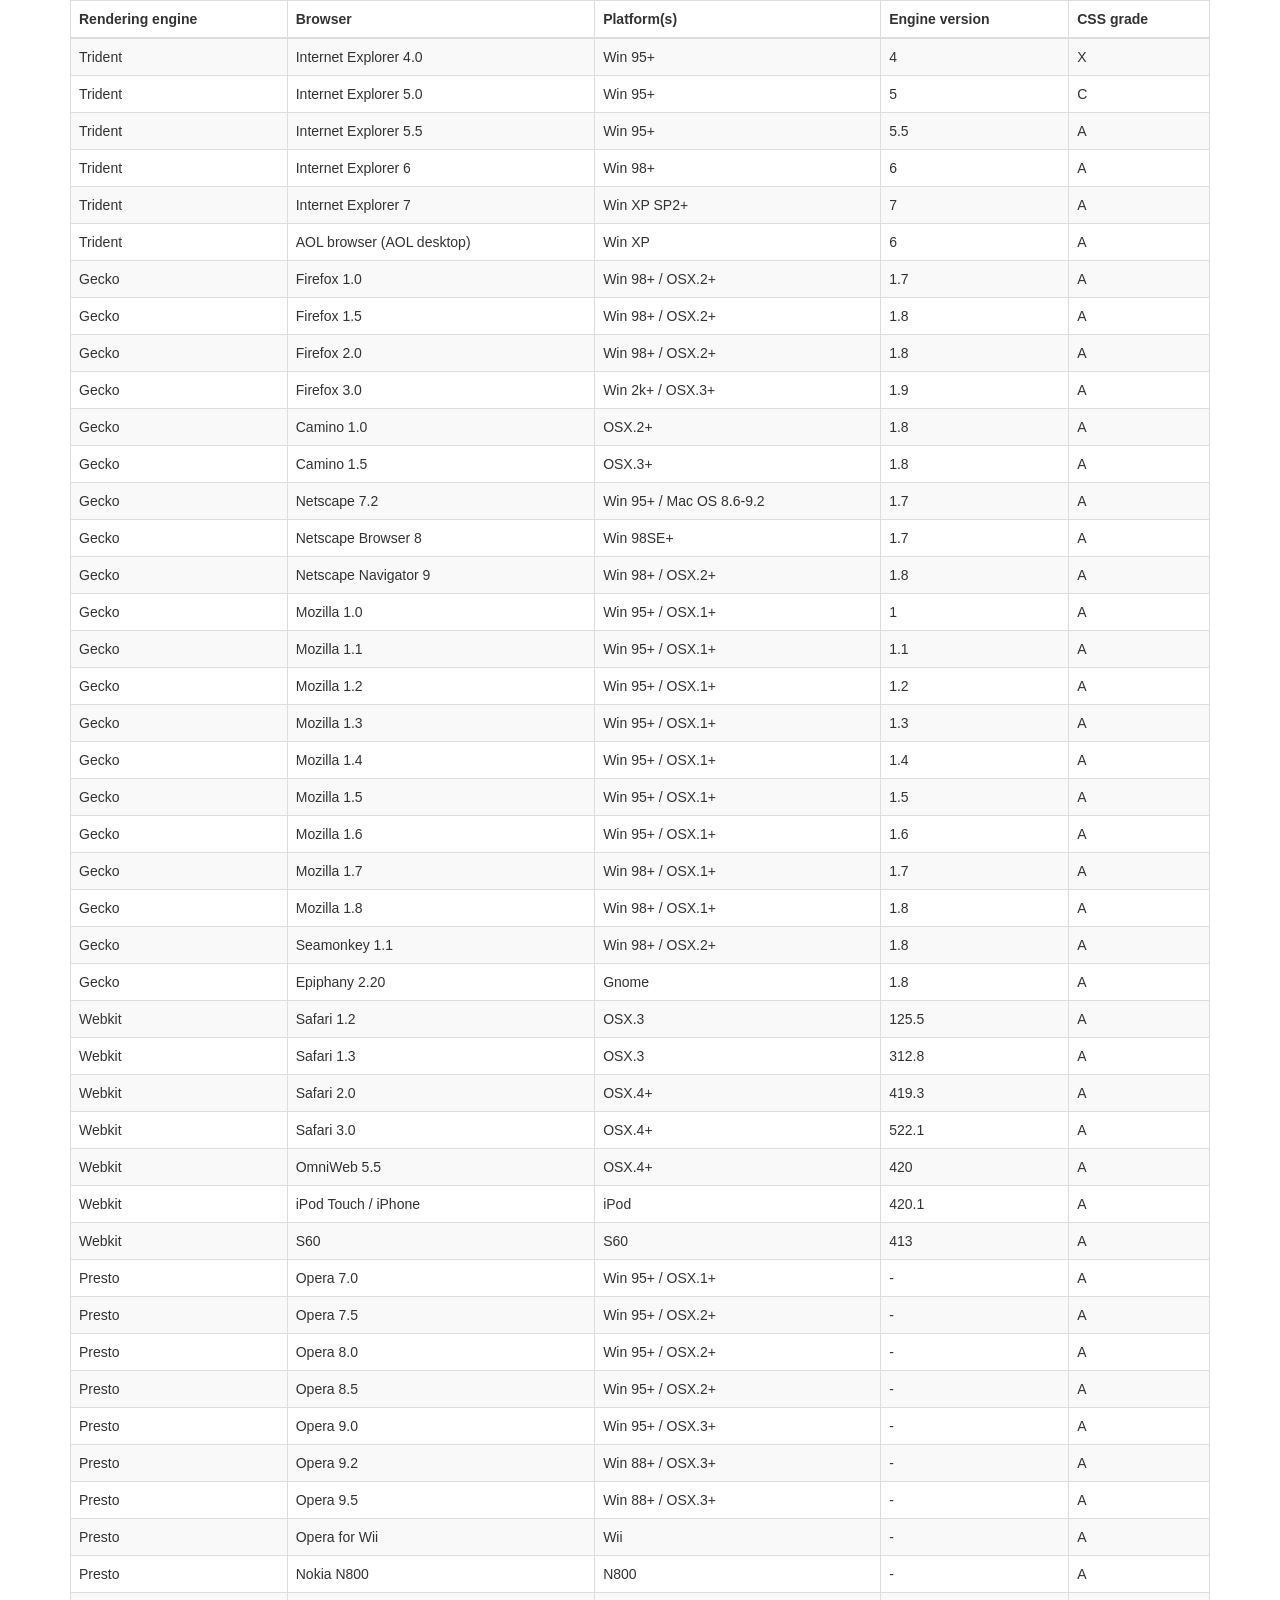
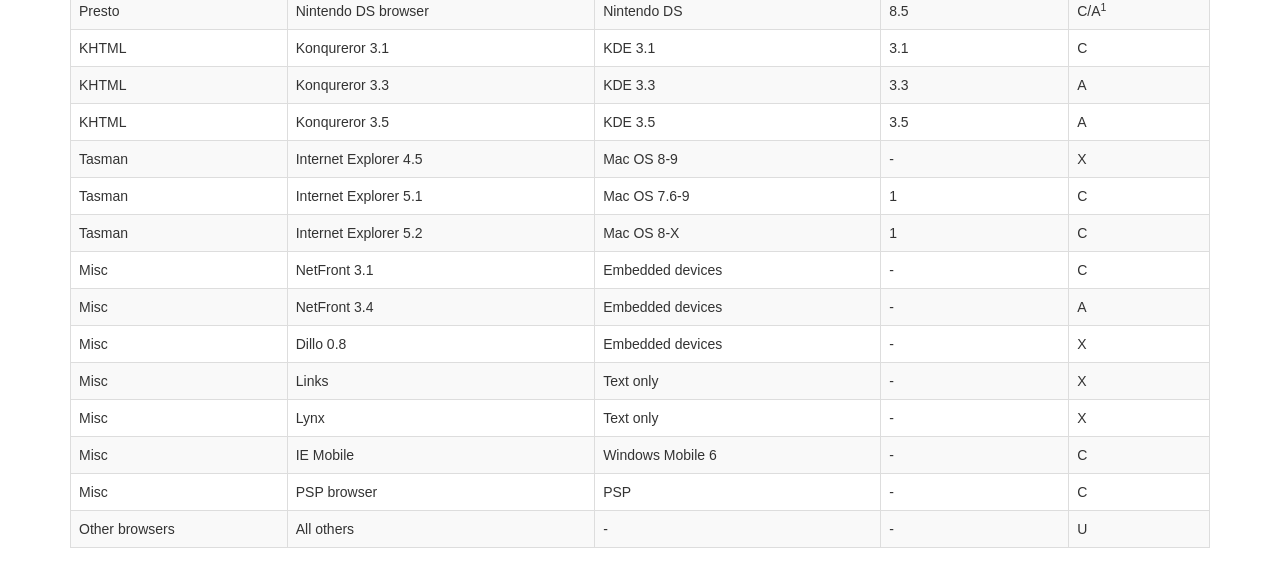
<file: Ecommerce-Springboot/Admin/src/main/resources/static/vendor/datatables-plugins/index.html>
<!DOCTYPE HTML PUBLIC "-//W3C//DTD HTML 4.01//EN" "http://www.w3.org/TR/html4/strict.dtd">
<html>
	<head>
		<meta http-equiv="content-type" content="text/html; charset=utf-8" />
		
		<title>DataTables Bootstrap 3 example</title>

		<link rel="stylesheet" type="text/css" href="//maxcdn.bootstrapcdn.com/bootstrap/3.3.0/css/bootstrap.min.css">
		<link rel="stylesheet" type="text/css" href="dataTables.bootstrap.css">

		<script type="text/javascript" language="javascript" src="//code.jquery.com/jquery-1.11.1.min.js"></script>
		<script type="text/javascript" language="javascript" src="//cdn.datatables.net/1.10.3/js/jquery.dataTables.min.js"></script>
		<script type="text/javascript" language="javascript" src="dataTables.bootstrap.js"></script>
		<script type="text/javascript" charset="utf-8">
			$(document).ready(function() {
				$('#example').dataTable();
			} );
		</script>
	</head>
	<body>
		<div class="container">
			
<table cellpadding="0" cellspacing="0" border="0" class="table table-striped table-bordered" id="example">
	<thead>
		<tr>
			<th>Rendering engine</th>
			<th>Browser</th>
			<th>Platform(s)</th>
			<th>Engine version</th>
			<th>CSS grade</th>
		</tr>
	</thead>
	<tbody>
		<tr class="odd gradeX">
			<td>Trident</td>
			<td>Internet
				 Explorer 4.0</td>
			<td>Win 95+</td>
			<td class="center"> 4</td>
			<td class="center">X</td>
		</tr>
		<tr class="even gradeC">
			<td>Trident</td>
			<td>Internet
				 Explorer 5.0</td>
			<td>Win 95+</td>
			<td class="center">5</td>
			<td class="center">C</td>
		</tr>
		<tr class="odd gradeA">
			<td>Trident</td>
			<td>Internet
				 Explorer 5.5</td>
			<td>Win 95+</td>
			<td class="center">5.5</td>
			<td class="center">A</td>
		</tr>
		<tr class="even gradeA">
			<td>Trident</td>
			<td>Internet
				 Explorer 6</td>
			<td>Win 98+</td>
			<td class="center">6</td>
			<td class="center">A</td>
		</tr>
		<tr class="odd gradeA">
			<td>Trident</td>
			<td>Internet Explorer 7</td>
			<td>Win XP SP2+</td>
			<td class="center">7</td>
			<td class="center">A</td>
		</tr>
		<tr class="even gradeA">
			<td>Trident</td>
			<td>AOL browser (AOL desktop)</td>
			<td>Win XP</td>
			<td class="center">6</td>
			<td class="center">A</td>
		</tr>
		<tr class="gradeA">
			<td>Gecko</td>
			<td>Firefox 1.0</td>
			<td>Win 98+ / OSX.2+</td>
			<td class="center">1.7</td>
			<td class="center">A</td>
		</tr>
		<tr class="gradeA">
			<td>Gecko</td>
			<td>Firefox 1.5</td>
			<td>Win 98+ / OSX.2+</td>
			<td class="center">1.8</td>
			<td class="center">A</td>
		</tr>
		<tr class="gradeA">
			<td>Gecko</td>
			<td>Firefox 2.0</td>
			<td>Win 98+ / OSX.2+</td>
			<td class="center">1.8</td>
			<td class="center">A</td>
		</tr>
		<tr class="gradeA">
			<td>Gecko</td>
			<td>Firefox 3.0</td>
			<td>Win 2k+ / OSX.3+</td>
			<td class="center">1.9</td>
			<td class="center">A</td>
		</tr>
		<tr class="gradeA">
			<td>Gecko</td>
			<td>Camino 1.0</td>
			<td>OSX.2+</td>
			<td class="center">1.8</td>
			<td class="center">A</td>
		</tr>
		<tr class="gradeA">
			<td>Gecko</td>
			<td>Camino 1.5</td>
			<td>OSX.3+</td>
			<td class="center">1.8</td>
			<td class="center">A</td>
		</tr>
		<tr class="gradeA">
			<td>Gecko</td>
			<td>Netscape 7.2</td>
			<td>Win 95+ / Mac OS 8.6-9.2</td>
			<td class="center">1.7</td>
			<td class="center">A</td>
		</tr>
		<tr class="gradeA">
			<td>Gecko</td>
			<td>Netscape Browser 8</td>
			<td>Win 98SE+</td>
			<td class="center">1.7</td>
			<td class="center">A</td>
		</tr>
		<tr class="gradeA">
			<td>Gecko</td>
			<td>Netscape Navigator 9</td>
			<td>Win 98+ / OSX.2+</td>
			<td class="center">1.8</td>
			<td class="center">A</td>
		</tr>
		<tr class="gradeA">
			<td>Gecko</td>
			<td>Mozilla 1.0</td>
			<td>Win 95+ / OSX.1+</td>
			<td class="center">1</td>
			<td class="center">A</td>
		</tr>
		<tr class="gradeA">
			<td>Gecko</td>
			<td>Mozilla 1.1</td>
			<td>Win 95+ / OSX.1+</td>
			<td class="center">1.1</td>
			<td class="center">A</td>
		</tr>
		<tr class="gradeA">
			<td>Gecko</td>
			<td>Mozilla 1.2</td>
			<td>Win 95+ / OSX.1+</td>
			<td class="center">1.2</td>
			<td class="center">A</td>
		</tr>
		<tr class="gradeA">
			<td>Gecko</td>
			<td>Mozilla 1.3</td>
			<td>Win 95+ / OSX.1+</td>
			<td class="center">1.3</td>
			<td class="center">A</td>
		</tr>
		<tr class="gradeA">
			<td>Gecko</td>
			<td>Mozilla 1.4</td>
			<td>Win 95+ / OSX.1+</td>
			<td class="center">1.4</td>
			<td class="center">A</td>
		</tr>
		<tr class="gradeA">
			<td>Gecko</td>
			<td>Mozilla 1.5</td>
			<td>Win 95+ / OSX.1+</td>
			<td class="center">1.5</td>
			<td class="center">A</td>
		</tr>
		<tr class="gradeA">
			<td>Gecko</td>
			<td>Mozilla 1.6</td>
			<td>Win 95+ / OSX.1+</td>
			<td class="center">1.6</td>
			<td class="center">A</td>
		</tr>
		<tr class="gradeA">
			<td>Gecko</td>
			<td>Mozilla 1.7</td>
			<td>Win 98+ / OSX.1+</td>
			<td class="center">1.7</td>
			<td class="center">A</td>
		</tr>
		<tr class="gradeA">
			<td>Gecko</td>
			<td>Mozilla 1.8</td>
			<td>Win 98+ / OSX.1+</td>
			<td class="center">1.8</td>
			<td class="center">A</td>
		</tr>
		<tr class="gradeA">
			<td>Gecko</td>
			<td>Seamonkey 1.1</td>
			<td>Win 98+ / OSX.2+</td>
			<td class="center">1.8</td>
			<td class="center">A</td>
		</tr>
		<tr class="gradeA">
			<td>Gecko</td>
			<td>Epiphany 2.20</td>
			<td>Gnome</td>
			<td class="center">1.8</td>
			<td class="center">A</td>
		</tr>
		<tr class="gradeA">
			<td>Webkit</td>
			<td>Safari 1.2</td>
			<td>OSX.3</td>
			<td class="center">125.5</td>
			<td class="center">A</td>
		</tr>
		<tr class="gradeA">
			<td>Webkit</td>
			<td>Safari 1.3</td>
			<td>OSX.3</td>
			<td class="center">312.8</td>
			<td class="center">A</td>
		</tr>
		<tr class="gradeA">
			<td>Webkit</td>
			<td>Safari 2.0</td>
			<td>OSX.4+</td>
			<td class="center">419.3</td>
			<td class="center">A</td>
		</tr>
		<tr class="gradeA">
			<td>Webkit</td>
			<td>Safari 3.0</td>
			<td>OSX.4+</td>
			<td class="center">522.1</td>
			<td class="center">A</td>
		</tr>
		<tr class="gradeA">
			<td>Webkit</td>
			<td>OmniWeb 5.5</td>
			<td>OSX.4+</td>
			<td class="center">420</td>
			<td class="center">A</td>
		</tr>
		<tr class="gradeA">
			<td>Webkit</td>
			<td>iPod Touch / iPhone</td>
			<td>iPod</td>
			<td class="center">420.1</td>
			<td class="center">A</td>
		</tr>
		<tr class="gradeA">
			<td>Webkit</td>
			<td>S60</td>
			<td>S60</td>
			<td class="center">413</td>
			<td class="center">A</td>
		</tr>
		<tr class="gradeA">
			<td>Presto</td>
			<td>Opera 7.0</td>
			<td>Win 95+ / OSX.1+</td>
			<td class="center">-</td>
			<td class="center">A</td>
		</tr>
		<tr class="gradeA">
			<td>Presto</td>
			<td>Opera 7.5</td>
			<td>Win 95+ / OSX.2+</td>
			<td class="center">-</td>
			<td class="center">A</td>
		</tr>
		<tr class="gradeA">
			<td>Presto</td>
			<td>Opera 8.0</td>
			<td>Win 95+ / OSX.2+</td>
			<td class="center">-</td>
			<td class="center">A</td>
		</tr>
		<tr class="gradeA">
			<td>Presto</td>
			<td>Opera 8.5</td>
			<td>Win 95+ / OSX.2+</td>
			<td class="center">-</td>
			<td class="center">A</td>
		</tr>
		<tr class="gradeA">
			<td>Presto</td>
			<td>Opera 9.0</td>
			<td>Win 95+ / OSX.3+</td>
			<td class="center">-</td>
			<td class="center">A</td>
		</tr>
		<tr class="gradeA">
			<td>Presto</td>
			<td>Opera 9.2</td>
			<td>Win 88+ / OSX.3+</td>
			<td class="center">-</td>
			<td class="center">A</td>
		</tr>
		<tr class="gradeA">
			<td>Presto</td>
			<td>Opera 9.5</td>
			<td>Win 88+ / OSX.3+</td>
			<td class="center">-</td>
			<td class="center">A</td>
		</tr>
		<tr class="gradeA">
			<td>Presto</td>
			<td>Opera for Wii</td>
			<td>Wii</td>
			<td class="center">-</td>
			<td class="center">A</td>
		</tr>
		<tr class="gradeA">
			<td>Presto</td>
			<td>Nokia N800</td>
			<td>N800</td>
			<td class="center">-</td>
			<td class="center">A</td>
		</tr>
		<tr class="gradeA">
			<td>Presto</td>
			<td>Nintendo DS browser</td>
			<td>Nintendo DS</td>
			<td class="center">8.5</td>
			<td class="center">C/A<sup>1</sup></td>
		</tr>
		<tr class="gradeC">
			<td>KHTML</td>
			<td>Konqureror 3.1</td>
			<td>KDE 3.1</td>
			<td class="center">3.1</td>
			<td class="center">C</td>
		</tr>
		<tr class="gradeA">
			<td>KHTML</td>
			<td>Konqureror 3.3</td>
			<td>KDE 3.3</td>
			<td class="center">3.3</td>
			<td class="center">A</td>
		</tr>
		<tr class="gradeA">
			<td>KHTML</td>
			<td>Konqureror 3.5</td>
			<td>KDE 3.5</td>
			<td class="center">3.5</td>
			<td class="center">A</td>
		</tr>
		<tr class="gradeX">
			<td>Tasman</td>
			<td>Internet Explorer 4.5</td>
			<td>Mac OS 8-9</td>
			<td class="center">-</td>
			<td class="center">X</td>
		</tr>
		<tr class="gradeC">
			<td>Tasman</td>
			<td>Internet Explorer 5.1</td>
			<td>Mac OS 7.6-9</td>
			<td class="center">1</td>
			<td class="center">C</td>
		</tr>
		<tr class="gradeC">
			<td>Tasman</td>
			<td>Internet Explorer 5.2</td>
			<td>Mac OS 8-X</td>
			<td class="center">1</td>
			<td class="center">C</td>
		</tr>
		<tr class="gradeA">
			<td>Misc</td>
			<td>NetFront 3.1</td>
			<td>Embedded devices</td>
			<td class="center">-</td>
			<td class="center">C</td>
		</tr>
		<tr class="gradeA">
			<td>Misc</td>
			<td>NetFront 3.4</td>
			<td>Embedded devices</td>
			<td class="center">-</td>
			<td class="center">A</td>
		</tr>
		<tr class="gradeX">
			<td>Misc</td>
			<td>Dillo 0.8</td>
			<td>Embedded devices</td>
			<td class="center">-</td>
			<td class="center">X</td>
		</tr>
		<tr class="gradeX">
			<td>Misc</td>
			<td>Links</td>
			<td>Text only</td>
			<td class="center">-</td>
			<td class="center">X</td>
		</tr>
		<tr class="gradeX">
			<td>Misc</td>
			<td>Lynx</td>
			<td>Text only</td>
			<td class="center">-</td>
			<td class="center">X</td>
		</tr>
		<tr class="gradeC">
			<td>Misc</td>
			<td>IE Mobile</td>
			<td>Windows Mobile 6</td>
			<td class="center">-</td>
			<td class="center">C</td>
		</tr>
		<tr class="gradeC">
			<td>Misc</td>
			<td>PSP browser</td>
			<td>PSP</td>
			<td class="center">-</td>
			<td class="center">C</td>
		</tr>
		<tr class="gradeU">
			<td>Other browsers</td>
			<td>All others</td>
			<td>-</td>
			<td class="center">-</td>
			<td class="center">U</td>
		</tr>
	</tbody>
</table>
			
		</div>
	</body>
</html>
</file>
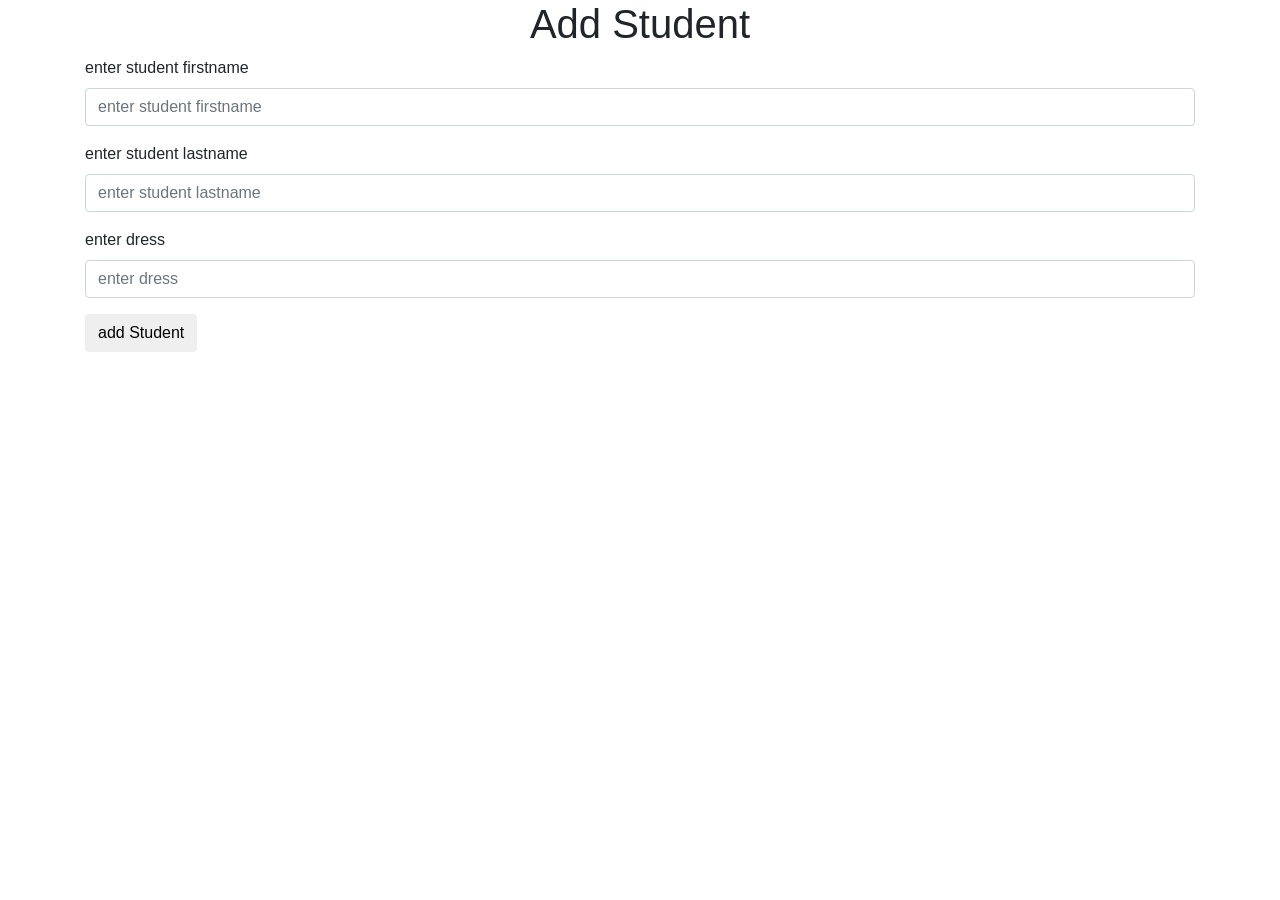
<file: fillter/src/main/resources/templates/create_student.html>
<!DOCTYPE html>
<html xmlns:th="http://www.thymleaf.org">
<head>
<meta charset="ISO-8859-1">
<title>Insert title here</title>
<link rel="stylesheet"
	href="https://cdn.jsdelivr.net/npm/bootstrap@4.0.0/dist/css/bootstrap.min.css"
	integrity="sha384-Gn5384xqQ1aoWXA+058RXPxPg6fy4IWvTNh0E263XmFcJlSAwiGgFAW/dAiS6JXm"
	crossorigin="anonymous">
</head>
<body>
	<div class="container">
		<h1 class="text-center">Add Student</h1>
		<form th:action="@{/students}" th:object="${student}" method="post">
		
			<div class="form-group">
				<label> enter student firstname </label> <input type="text"
					class="form-control" th:field="*{firstName}"
					placeholder="enter student firstname" />
			</div>

			<div class="form-group">
				<label> enter  student lastname </label> <input type="text"
					class="form-control" th:field="*{lastName}"
					placeholder="enter student lastname" />
			</div>

			<div class="form-group">
				<label> enter dress </label> <input type="text" class="form-control"
					th:field="*{email}" placeholder="enter dress" />
			</div>
			
			
			<div>
				<button class="btn btn primary" type="submit">add Student
				</button>
			</div>
		</form>

	</div>
</body>
</html>
</file>
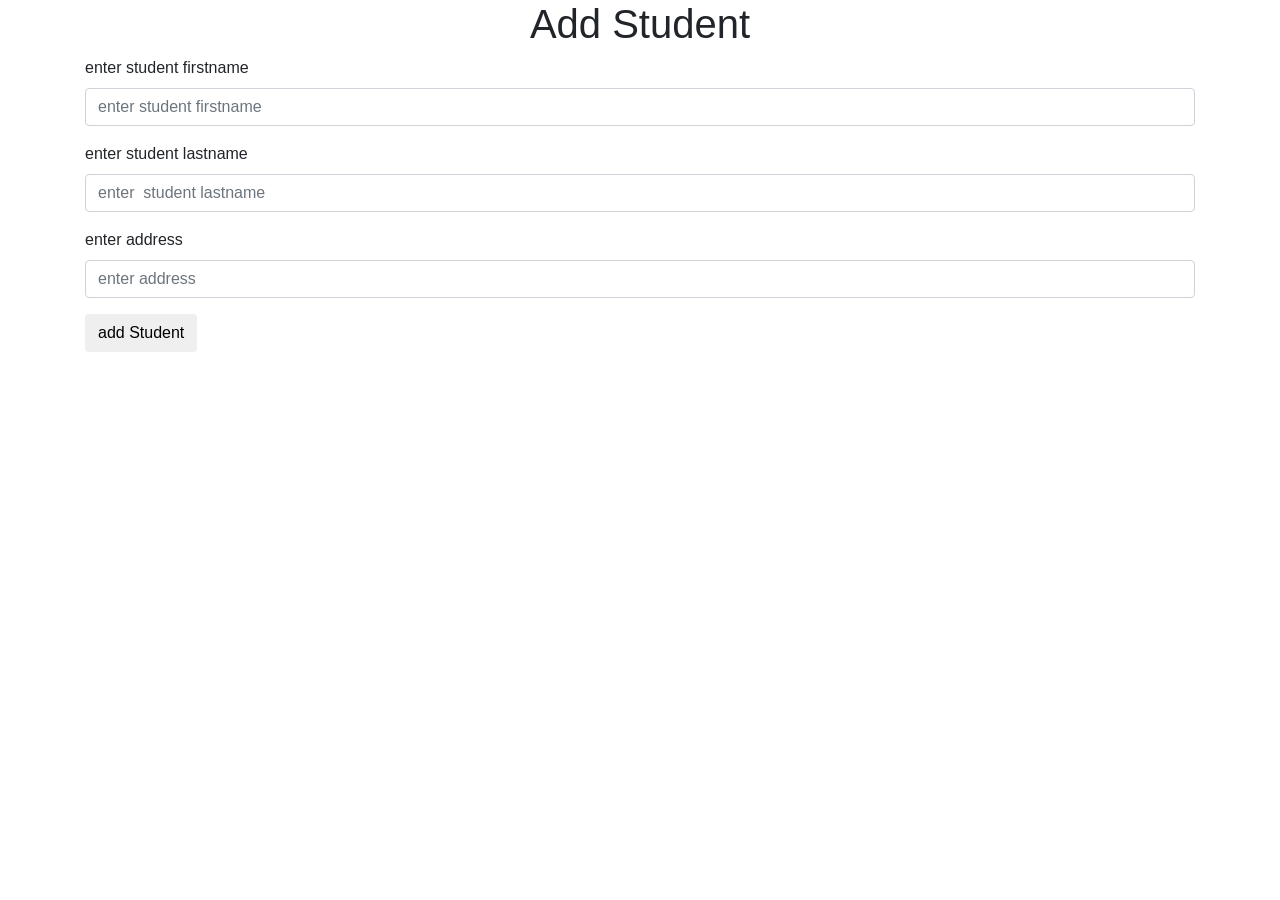
<file: fillter/src/main/resources/templates/student_update.html>
<!DOCTYPE html>
<html xmlns:th="http://www.thymleaf.org">
<head>
<meta charset="ISO-8859-1">
<title>Insert title here</title>
<link rel="stylesheet"
	href="https://cdn.jsdelivr.net/npm/bootstrap@4.0.0/dist/css/bootstrap.min.css"
	integrity="sha384-Gn5384xqQ1aoWXA+058RXPxPg6fy4IWvTNh0E263XmFcJlSAwiGgFAW/dAiS6JXm"
	crossorigin="anonymous">
</head>
<body>
	<div class="container">
		<h1 class="text-center">Add Student</h1>
		<form th:action="@{/students/{id} (id=${student.id})}" th:object="${student}" method="post">
		
			<div class="form-group">
				<label> enter student firstname </label> <input type="text"
					class="form-control" th:field="*{firstName}"
					placeholder="enter student firstname" />
			</div>

			<div class="form-group">
				<label> enter student lastname </label> <input type="text"
					class="form-control" th:field="*{lastName}"
					placeholder="enter  student lastname" />
			</div>

			<div class="form-group">
				<label> enter address </label> <input type="text" class="form-control"
					th:field="*{email}" placeholder="enter address " />
			</div>
			
			
			<div>
				<button class="btn btn primary" type="submit">add Student
				</button>
			</div>
		</form>

	</div>
</body>
</html>
</file>
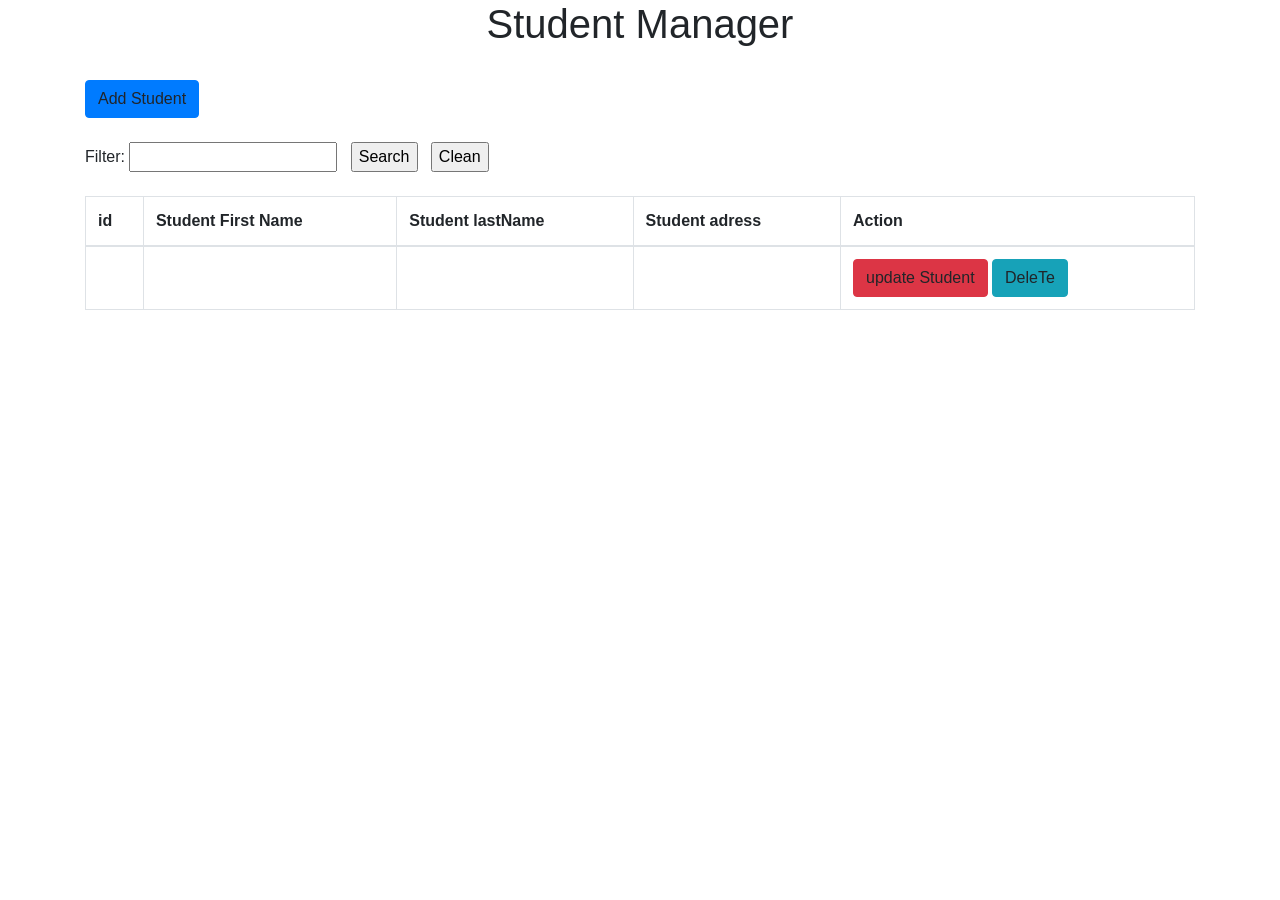
<file: fillter/src/main/resources/templates/trang_chu.html>
<!DOCTYPE html>
<html xmlns:th="http://www.thymleaf.org">
<head>
<meta charset="ISO-8859-1">
<title>Insert title here</title>
<link rel="stylesheet"
	href="https://cdn.jsdelivr.net/npm/bootstrap@4.0.0/dist/css/bootstrap.min.css"
	integrity="sha384-Gn5384xqQ1aoWXA+058RXPxPg6fy4IWvTNh0E263XmFcJlSAwiGgFAW/dAiS6JXm"
	crossorigin="anonymous">

</head>
<body>
	<div class="container">

		<div>
			<h1 class="text-center">Student Manager</h1>
			<br> <a th:href="@{/students/new}" class="btn btn-primary">Add
				Student </a>
		</div>
		<br>
		<div>
			<form  >
				Filter: <input type="text" name="keyword" th:value= "${keyword}" /> &nbsp; 
				<input type="submit" value="Search"/> &nbsp;	
				<input type="button" value="Clean" onclick="clearFilter()" />
					
			</form>
		</div>
		<br>
		<table class="table table-bordered">
			<thead>
				<tr>
					<th>id</th>
					<th>Student First Name</th>
					<th>Student lastName</th>
					<th>Student adress</th>
					<th>Action</th>
				</tr>
			</thead>
			<tbody>
				<tr th:each="students:${student}">
					<td th:text="${students.id}"></td>
					<td th:text="${students.firstName}"></td>
					<td th:text="${students.lastName}"></td>
					<td th:text="${students.email}"></td>
					<td><a th:href="@{/students/edit/{id} (id=${students.id})}"
						class="btn btn-danger">update Student </a> <a
						th:href="@{/students/{id} (id=${students.id})} "
						class="btn btn-info">DeleTe </a></td>
				</tr>

			</tbody>


		</table>
	</div>
   	<script type="text/javascript">
   	    function clearFilter(){
   	    	window.location= '/students';
   	    }
   	
   	</script>
	
</body>
</html>
</file>
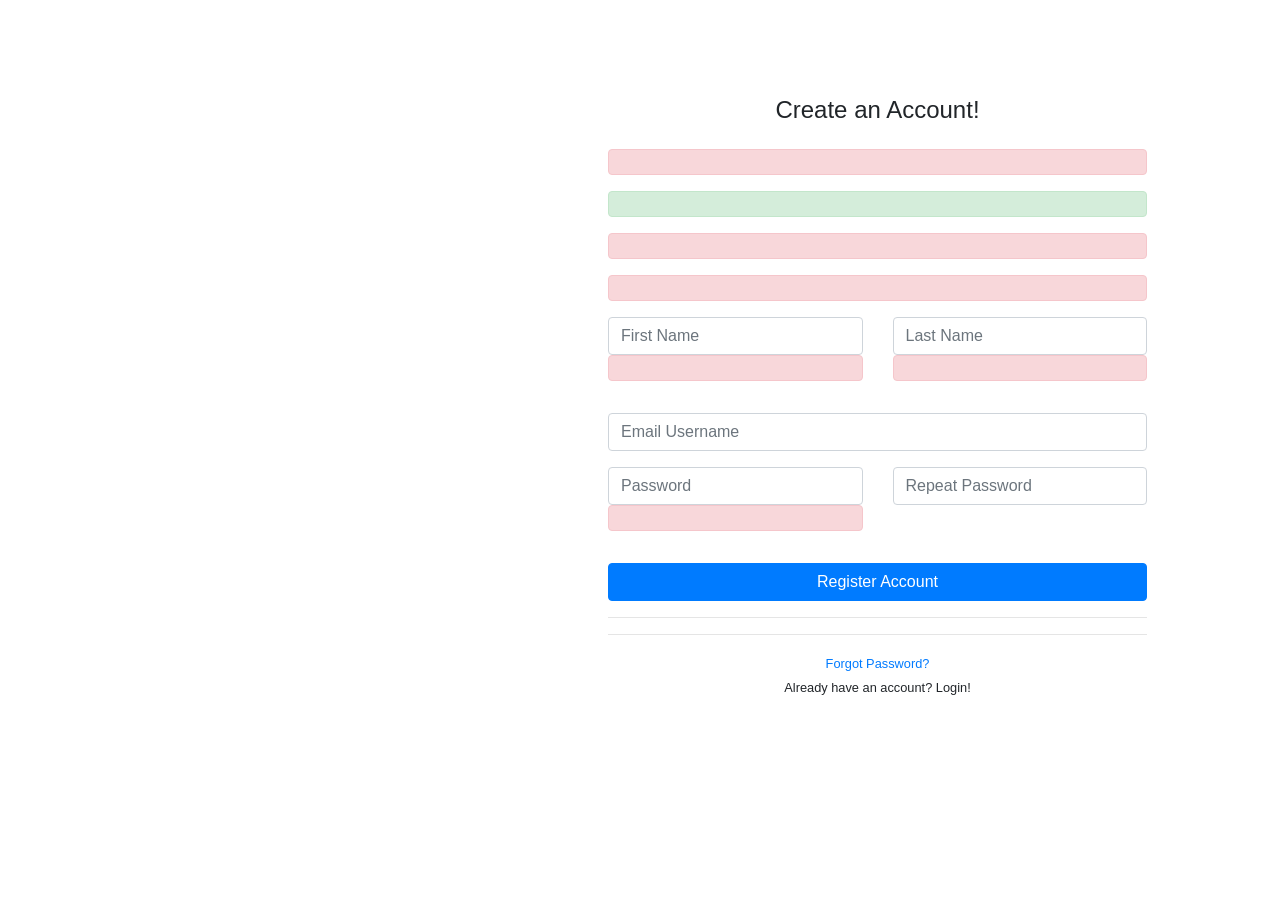
<file: Ecommerce-Springboot/Admin/src/main/resources/templates/register.html>
<!DOCTYPE html>
<html lang="en" xmlns:th = "https://www.thymeleaf.org/" >
<head >
    <link rel="stylesheet"
          href="https://cdn.jsdelivr.net/npm/bootstrap@4.0.0/dist/css/bootstrap.min.css"
          integrity="sha384-Gn5384xqQ1aoWXA+058RXPxPg6fy4IWvTNh0E263XmFcJlSAwiGgFAW/dAiS6JXm"
          crossorigin="anonymous">
</head>
<body class="bg-gradient-primary">
<div class="container">
    <div class="card o-hidden border-0 shadow-lg my-5">
        <div class="card-body p-0">
            <!-- Nested Row within Card Body -->
            <div class="row">
                <div class="col-lg-5 d-none d-lg-block bg-register-image"></div>
                <div class="col-lg-7">
                    <div class="p-5">
                        <div class="text-center">
                            <h1 class="h4 text-gray-900 mb-4">Create an Account!</h1>
                        </div>
                        <div th:if = "${emailError}">
                            <p class = "alert alert-danger" th:text = "${emailError}"></p>
                        </div>

                        <div th:if = "${success}">
                            <p class = "alert alert-success" th:text = "${success}"></p>
                        </div>
                        <div th:if = "${passwordError}">
                            <p class = "alert alert-danger" th:text = "${passwordError}"></p>
                        </div>
                        <div th:if = "${errors}">
                            <p class = "alert alert-danger" th:text = "${errors}"></p>
                        </div>

                        <form th:action = "@{/register-new}" th:object = "${adminDto}" method="POST">
                            <div class="form-group row">
                                <div class="col-sm-6 mb-3 mb-sm-0">
                                    <input type="text" class="form-control form-control-user" th:field = "*{firstName}" id="exampleFirstName"
                                           placeholder="First Name">
                                    <div class="alert alert-danger" th:if="${#fields.hasErrors('firstName')}"
                                         th:errors = "*{firstName}"
                                    ></div>
                                </div>

                                <div class="col-sm-6">
                                    <input type="text" th:field = "*{lastName}" class="form-control form-control-user" id="exampleLastName"
                                           placeholder="Last Name">
                                    <div class="alert alert-danger" th:if = "${#fields.hasErrors('lastName')}"
                                         th:errors = "*{lastName}"
                                    ></div>
                                </div>
                            </div>
                            <div class="form-group">
                                <input type="email" th:field = "*{username}" class="form-control form-control-user" id="exampleInputEmail"
                                       placeholder="Email Username">
                            </div>
                            <div class="form-group row">
                                <div class="col-sm-6 mb-3 mb-sm-0">
                                    <input type="password" th:field = "*{password}" class="form-control form-control-user"
                                           id="exampleInputPassword" placeholder="Password">

                                    <div class="alert alert-danger" th:if = "${#fields.hasErrors('password')}"
                                         th:errors = "*{password}"
                                    ></div>
                                </div>
                                <div class="col-sm-6">
                                    <input type="password" th:field = "*{repeatPassword}" class="form-control form-control-user"
                                           id="exampleRepeatPassword" placeholder="Repeat Password">
                                </div>
                            </div>
                            <button type="submit" class="btn btn-primary btn-user btn-block">
                                Register Account
                            </button>
                            <hr>
                        </form>
                        <hr>
                        <div class="text-center">
                            <a class="small" th:href = "@{/forgot-password}" href="forgot-password.html">Forgot Password?</a>
                        </div>
                        <div class="text-center">
                            <a class="small" th:href = "@{/login}">Already have an account? Login!</a>
                        </div>
                    </div>
                </div>
            </div>
        </div>
    </div>

</div>



</body>

</html>
</file>
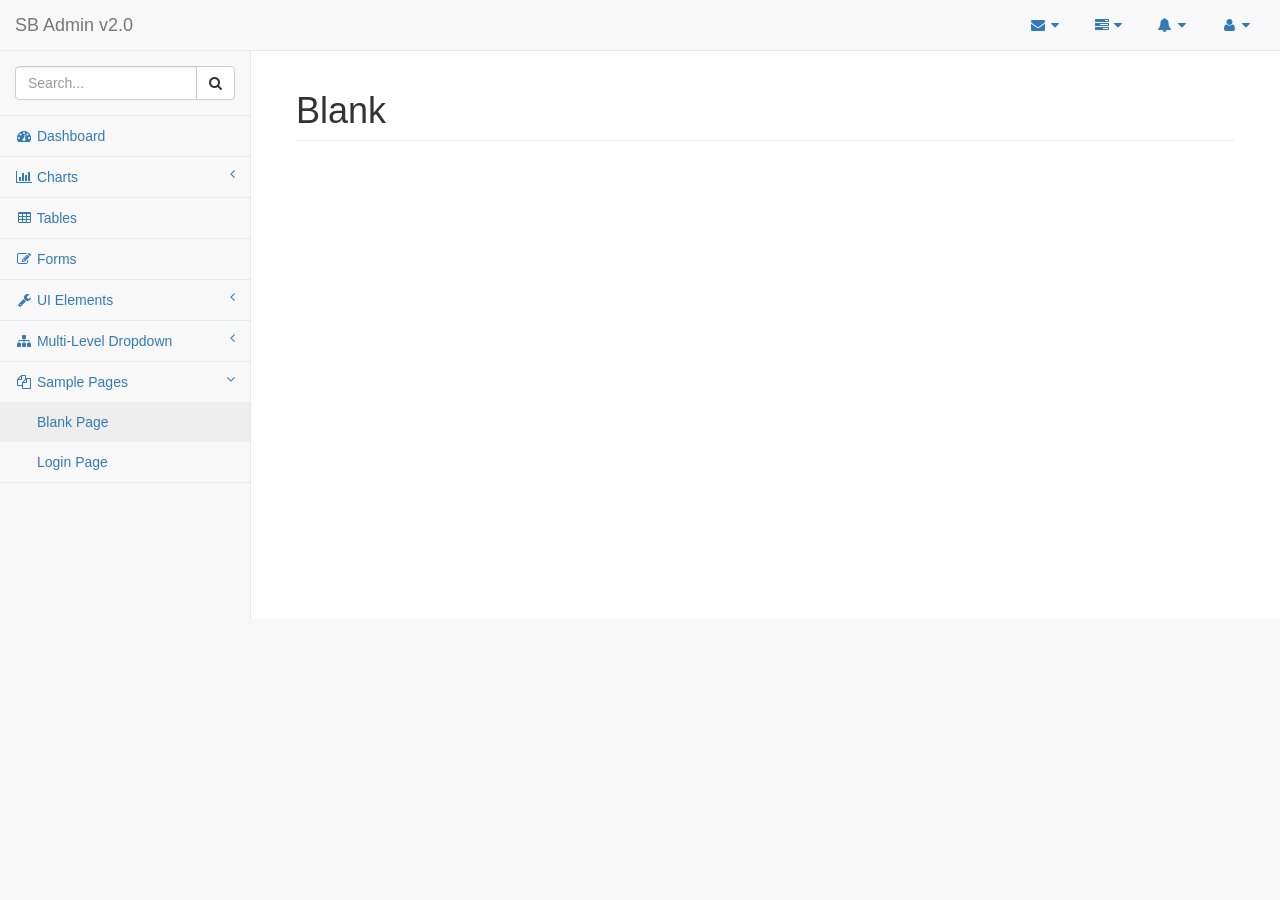
<file: Ecommerce-Springboot/Admin/src/main/resources/static/pages/blank.html>
<!DOCTYPE html>
<html lang="en">

<head>

    <meta charset="utf-8">
    <meta http-equiv="X-UA-Compatible" content="IE=edge">
    <meta name="viewport" content="width=device-width, initial-scale=1">
    <meta name="description" content="">
    <meta name="author" content="">

    <title>SB Admin 2 - Bootstrap Admin Theme</title>

    <!-- Bootstrap Core CSS -->
    <link href="../vendor/bootstrap/css/bootstrap.min.css" rel="stylesheet">

    <!-- MetisMenu CSS -->
    <link href="../vendor/metisMenu/metisMenu.min.css" rel="stylesheet">

    <!-- Custom CSS -->
    <link href="../dist/css/sb-admin-2.css" rel="stylesheet">

    <!-- Custom Fonts -->
    <link href="../vendor/font-awesome/css/font-awesome.min.css" rel="stylesheet" type="text/css">

    <!-- HTML5 Shim and Respond.js IE8 support of HTML5 elements and media queries -->
    <!-- WARNING: Respond.js doesn't work if you view the page via file:// -->
    <!--[if lt IE 9]>
        <script src="https://oss.maxcdn.com/libs/html5shiv/3.7.0/html5shiv.js"></script>
        <script src="https://oss.maxcdn.com/libs/respond.js/1.4.2/respond.min.js"></script>
    <![endif]-->

</head>

<body>

    <div id="wrapper">

        <!-- Navigation -->
        <nav class="navbar navbar-default navbar-static-top" role="navigation" style="margin-bottom: 0">
            <div class="navbar-header">
                <button type="button" class="navbar-toggle" data-toggle="collapse" data-target=".navbar-collapse">
                    <span class="sr-only">Toggle navigation</span>
                    <span class="icon-bar"></span>
                    <span class="icon-bar"></span>
                    <span class="icon-bar"></span>
                </button>
                <a class="navbar-brand" href="index.html">SB Admin v2.0</a>
            </div>
            <!-- /.navbar-header -->

            <ul class="nav navbar-top-links navbar-right">
                <li class="dropdown">
                    <a class="dropdown-toggle" data-toggle="dropdown" href="#">
                        <i class="fa fa-envelope fa-fw"></i> <i class="fa fa-caret-down"></i>
                    </a>
                    <ul class="dropdown-menu dropdown-messages">
                        <li>
                            <a href="#">
                                <div>
                                    <strong>John Smith</strong>
                                    <span class="pull-right text-muted">
                                        <em>Yesterday</em>
                                    </span>
                                </div>
                                <div>Lorem ipsum dolor sit amet, consectetur adipiscing elit. Pellentesque eleifend...</div>
                            </a>
                        </li>
                        <li class="divider"></li>
                        <li>
                            <a href="#">
                                <div>
                                    <strong>John Smith</strong>
                                    <span class="pull-right text-muted">
                                        <em>Yesterday</em>
                                    </span>
                                </div>
                                <div>Lorem ipsum dolor sit amet, consectetur adipiscing elit. Pellentesque eleifend...</div>
                            </a>
                        </li>
                        <li class="divider"></li>
                        <li>
                            <a href="#">
                                <div>
                                    <strong>John Smith</strong>
                                    <span class="pull-right text-muted">
                                        <em>Yesterday</em>
                                    </span>
                                </div>
                                <div>Lorem ipsum dolor sit amet, consectetur adipiscing elit. Pellentesque eleifend...</div>
                            </a>
                        </li>
                        <li class="divider"></li>
                        <li>
                            <a class="text-center" href="#">
                                <strong>Read All Messages</strong>
                                <i class="fa fa-angle-right"></i>
                            </a>
                        </li>
                    </ul>
                    <!-- /.dropdown-messages -->
                </li>
                <!-- /.dropdown -->
                <li class="dropdown">
                    <a class="dropdown-toggle" data-toggle="dropdown" href="#">
                        <i class="fa fa-tasks fa-fw"></i> <i class="fa fa-caret-down"></i>
                    </a>
                    <ul class="dropdown-menu dropdown-tasks">
                        <li>
                            <a href="#">
                                <div>
                                    <p>
                                        <strong>Task 1</strong>
                                        <span class="pull-right text-muted">40% Complete</span>
                                    </p>
                                    <div class="progress progress-striped active">
                                        <div class="progress-bar progress-bar-success" role="progressbar" aria-valuenow="40" aria-valuemin="0" aria-valuemax="100" style="width: 40%">
                                            <span class="sr-only">40% Complete (success)</span>
                                        </div>
                                    </div>
                                </div>
                            </a>
                        </li>
                        <li class="divider"></li>
                        <li>
                            <a href="#">
                                <div>
                                    <p>
                                        <strong>Task 2</strong>
                                        <span class="pull-right text-muted">20% Complete</span>
                                    </p>
                                    <div class="progress progress-striped active">
                                        <div class="progress-bar progress-bar-info" role="progressbar" aria-valuenow="20" aria-valuemin="0" aria-valuemax="100" style="width: 20%">
                                            <span class="sr-only">20% Complete</span>
                                        </div>
                                    </div>
                                </div>
                            </a>
                        </li>
                        <li class="divider"></li>
                        <li>
                            <a href="#">
                                <div>
                                    <p>
                                        <strong>Task 3</strong>
                                        <span class="pull-right text-muted">60% Complete</span>
                                    </p>
                                    <div class="progress progress-striped active">
                                        <div class="progress-bar progress-bar-warning" role="progressbar" aria-valuenow="60" aria-valuemin="0" aria-valuemax="100" style="width: 60%">
                                            <span class="sr-only">60% Complete (warning)</span>
                                        </div>
                                    </div>
                                </div>
                            </a>
                        </li>
                        <li class="divider"></li>
                        <li>
                            <a href="#">
                                <div>
                                    <p>
                                        <strong>Task 4</strong>
                                        <span class="pull-right text-muted">80% Complete</span>
                                    </p>
                                    <div class="progress progress-striped active">
                                        <div class="progress-bar progress-bar-danger" role="progressbar" aria-valuenow="80" aria-valuemin="0" aria-valuemax="100" style="width: 80%">
                                            <span class="sr-only">80% Complete (danger)</span>
                                        </div>
                                    </div>
                                </div>
                            </a>
                        </li>
                        <li class="divider"></li>
                        <li>
                            <a class="text-center" href="#">
                                <strong>See All Tasks</strong>
                                <i class="fa fa-angle-right"></i>
                            </a>
                        </li>
                    </ul>
                    <!-- /.dropdown-tasks -->
                </li>
                <!-- /.dropdown -->
                <li class="dropdown">
                    <a class="dropdown-toggle" data-toggle="dropdown" href="#">
                        <i class="fa fa-bell fa-fw"></i> <i class="fa fa-caret-down"></i>
                    </a>
                    <ul class="dropdown-menu dropdown-alerts">
                        <li>
                            <a href="#">
                                <div>
                                    <i class="fa fa-comment fa-fw"></i> New Comment
                                    <span class="pull-right text-muted small">4 minutes ago</span>
                                </div>
                            </a>
                        </li>
                        <li class="divider"></li>
                        <li>
                            <a href="#">
                                <div>
                                    <i class="fa fa-twitter fa-fw"></i> 3 New Followers
                                    <span class="pull-right text-muted small">12 minutes ago</span>
                                </div>
                            </a>
                        </li>
                        <li class="divider"></li>
                        <li>
                            <a href="#">
                                <div>
                                    <i class="fa fa-envelope fa-fw"></i> Message Sent
                                    <span class="pull-right text-muted small">4 minutes ago</span>
                                </div>
                            </a>
                        </li>
                        <li class="divider"></li>
                        <li>
                            <a href="#">
                                <div>
                                    <i class="fa fa-tasks fa-fw"></i> New Task
                                    <span class="pull-right text-muted small">4 minutes ago</span>
                                </div>
                            </a>
                        </li>
                        <li class="divider"></li>
                        <li>
                            <a href="#">
                                <div>
                                    <i class="fa fa-upload fa-fw"></i> Server Rebooted
                                    <span class="pull-right text-muted small">4 minutes ago</span>
                                </div>
                            </a>
                        </li>
                        <li class="divider"></li>
                        <li>
                            <a class="text-center" href="#">
                                <strong>See All Alerts</strong>
                                <i class="fa fa-angle-right"></i>
                            </a>
                        </li>
                    </ul>
                    <!-- /.dropdown-alerts -->
                </li>
                <!-- /.dropdown -->
                <li class="dropdown">
                    <a class="dropdown-toggle" data-toggle="dropdown" href="#">
                        <i class="fa fa-user fa-fw"></i> <i class="fa fa-caret-down"></i>
                    </a>
                    <ul class="dropdown-menu dropdown-user">
                        <li><a href="#"><i class="fa fa-user fa-fw"></i> User Profile</a>
                        </li>
                        <li><a href="#"><i class="fa fa-gear fa-fw"></i> Settings</a>
                        </li>
                        <li class="divider"></li>
                        <li><a href="login.html"><i class="fa fa-sign-out fa-fw"></i> Logout</a>
                        </li>
                    </ul>
                    <!-- /.dropdown-user -->
                </li>
                <!-- /.dropdown -->
            </ul>
            <!-- /.navbar-top-links -->

            <div class="navbar-default sidebar" role="navigation">
                <div class="sidebar-nav navbar-collapse">
                    <ul class="nav" id="side-menu">
                        <li class="sidebar-search">
                            <div class="input-group custom-search-form">
                                <input type="text" class="form-control" placeholder="Search...">
                                <span class="input-group-btn">
                                    <button class="btn btn-default" type="button">
                                        <i class="fa fa-search"></i>
                                    </button>
                                </span>
                            </div>
                            <!-- /input-group -->
                        </li>
                        <li>
                            <a href="index.html"><i class="fa fa-dashboard fa-fw"></i> Dashboard</a>
                        </li>
                        <li>
                            <a href="#"><i class="fa fa-bar-chart-o fa-fw"></i> Charts<span class="fa arrow"></span></a>
                            <ul class="nav nav-second-level">
                                <li>
                                    <a href="flot.html">Flot Charts</a>
                                </li>
                                <li>
                                    <a href="morris.html">Morris.js Charts</a>
                                </li>
                            </ul>
                            <!-- /.nav-second-level -->
                        </li>
                        <li>
                            <a href="tables.html"><i class="fa fa-table fa-fw"></i> Tables</a>
                        </li>
                        <li>
                            <a href="forms.html"><i class="fa fa-edit fa-fw"></i> Forms</a>
                        </li>
                        <li>
                            <a href="#"><i class="fa fa-wrench fa-fw"></i> UI Elements<span class="fa arrow"></span></a>
                            <ul class="nav nav-second-level">
                                <li>
                                    <a href="panels-wells.html">Panels and Wells</a>
                                </li>
                                <li>
                                    <a href="buttons.html">Buttons</a>
                                </li>
                                <li>
                                    <a href="notifications.html">Notifications</a>
                                </li>
                                <li>
                                    <a href="typography.html">Typography</a>
                                </li>
                                <li>
                                    <a href="icons.html"> Icons</a>
                                </li>
                                <li>
                                    <a href="grid.html">Grid</a>
                                </li>
                            </ul>
                            <!-- /.nav-second-level -->
                        </li>
                        <li>
                            <a href="#"><i class="fa fa-sitemap fa-fw"></i> Multi-Level Dropdown<span class="fa arrow"></span></a>
                            <ul class="nav nav-second-level">
                                <li>
                                    <a href="#">Second Level Item</a>
                                </li>
                                <li>
                                    <a href="#">Second Level Item</a>
                                </li>
                                <li>
                                    <a href="#">Third Level <span class="fa arrow"></span></a>
                                    <ul class="nav nav-third-level">
                                        <li>
                                            <a href="#">Third Level Item</a>
                                        </li>
                                        <li>
                                            <a href="#">Third Level Item</a>
                                        </li>
                                        <li>
                                            <a href="#">Third Level Item</a>
                                        </li>
                                        <li>
                                            <a href="#">Third Level Item</a>
                                        </li>
                                    </ul>
                                    <!-- /.nav-third-level -->
                                </li>
                            </ul>
                            <!-- /.nav-second-level -->
                        </li>
                        <li class="active">
                            <a href="#"><i class="fa fa-files-o fa-fw"></i> Sample Pages<span class="fa arrow"></span></a>
                            <ul class="nav nav-second-level">
                                <li>
                                    <a class="active" href="blank.html">Blank Page</a>
                                </li>
                                <li>
                                    <a href="login.html">Login Page</a>
                                </li>
                            </ul>
                            <!-- /.nav-second-level -->
                        </li>
                    </ul>
                </div>
                <!-- /.sidebar-collapse -->
            </div>
            <!-- /.navbar-static-side -->
        </nav>

        <!-- Page Content -->
        <div id="page-wrapper">
            <div class="container-fluid">
                <div class="row">
                    <div class="col-lg-12">
                        <h1 class="page-header">Blank</h1>
                    </div>
                    <!-- /.col-lg-12 -->
                </div>
                <!-- /.row -->
            </div>
            <!-- /.container-fluid -->
        </div>
        <!-- /#page-wrapper -->

    </div>
    <!-- /#wrapper -->

    <!-- jQuery -->
    <script src="../vendor/jquery/jquery.min.js"></script>

    <!-- Bootstrap Core JavaScript -->
    <script src="../vendor/bootstrap/js/bootstrap.min.js"></script>

    <!-- Metis Menu Plugin JavaScript -->
    <script src="../vendor/metisMenu/metisMenu.min.js"></script>

    <!-- Custom Theme JavaScript -->
    <script src="../dist/js/sb-admin-2.js"></script>

</body>

</html>
</file>
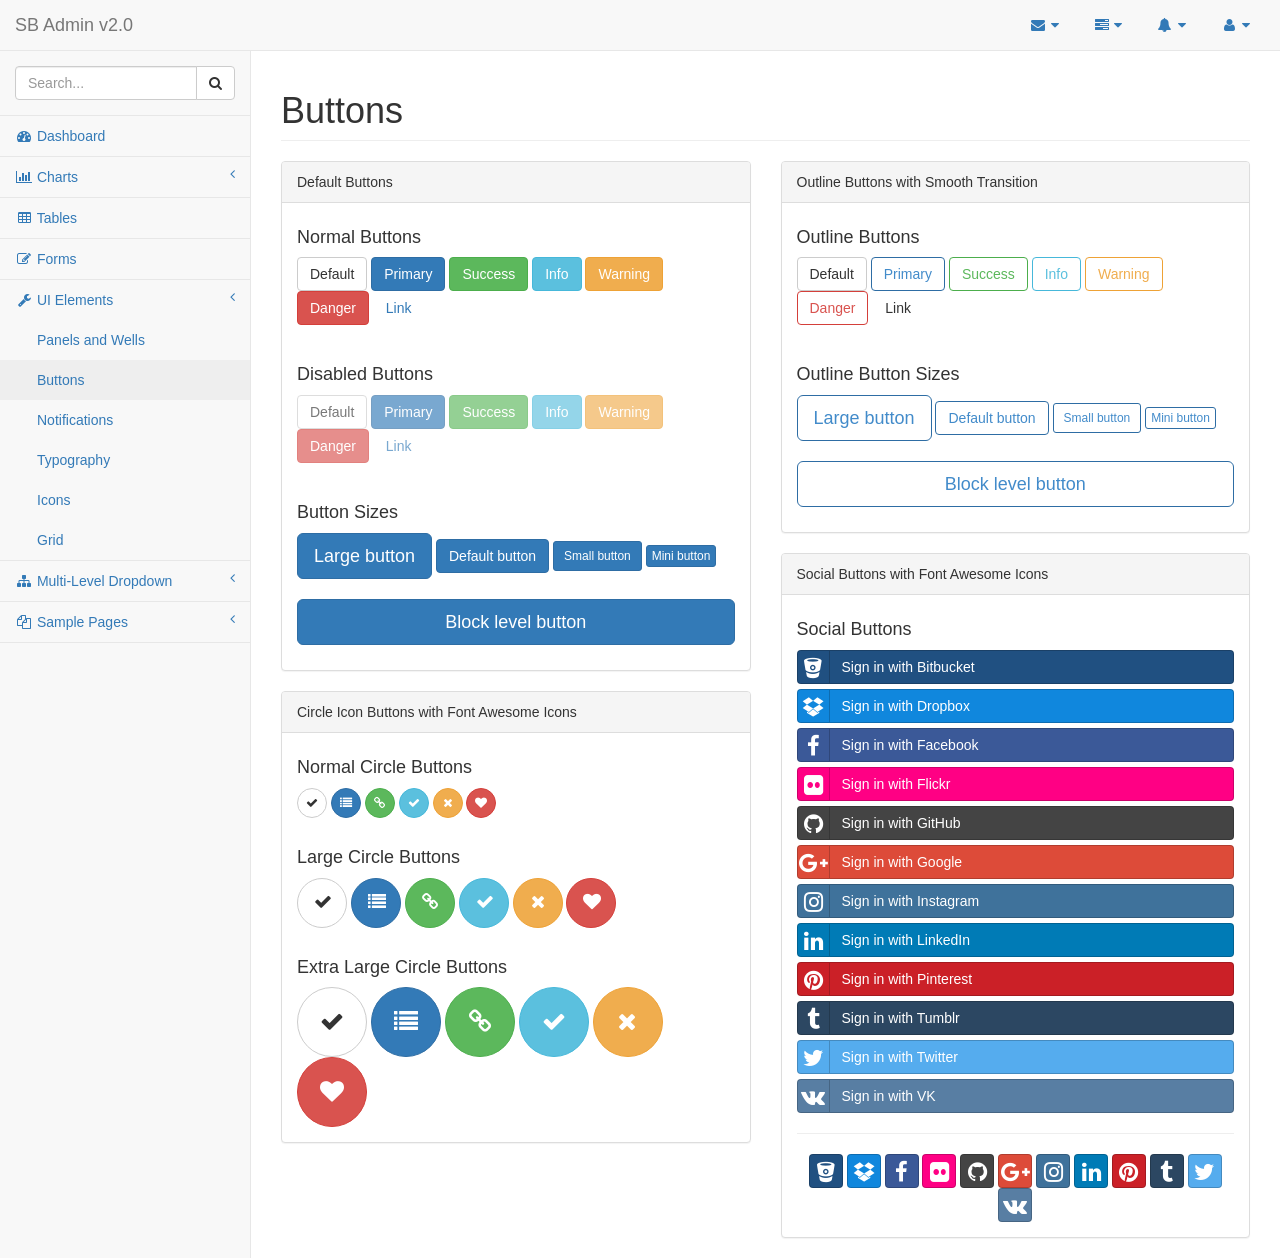
<file: Ecommerce-Springboot/Admin/src/main/resources/static/pages/buttons.html>
<!DOCTYPE html>
<html lang="en">

<head>

    <meta charset="utf-8">
    <meta http-equiv="X-UA-Compatible" content="IE=edge">
    <meta name="viewport" content="width=device-width, initial-scale=1">
    <meta name="description" content="">
    <meta name="author" content="">

    <title>SB Admin 2 - Bootstrap Admin Theme</title>

    <!-- Bootstrap Core CSS -->
    <link href="../vendor/bootstrap/css/bootstrap.min.css" rel="stylesheet">

    <!-- MetisMenu CSS -->
    <link href="../vendor/metisMenu/metisMenu.min.css" rel="stylesheet">

    <!-- Social Buttons CSS -->
    <link href="../vendor/bootstrap-social/bootstrap-social.css" rel="stylesheet">

    <!-- Custom CSS -->
    <link href="../dist/css/sb-admin-2.css" rel="stylesheet">

    <!-- Custom Fonts -->
    <link href="../vendor/font-awesome/css/font-awesome.min.css" rel="stylesheet" type="text/css">

    <!-- HTML5 Shim and Respond.js IE8 support of HTML5 elements and media queries -->
    <!-- WARNING: Respond.js doesn't work if you view the page via file:// -->
    <!--[if lt IE 9]>
        <script src="https://oss.maxcdn.com/libs/html5shiv/3.7.0/html5shiv.js"></script>
        <script src="https://oss.maxcdn.com/libs/respond.js/1.4.2/respond.min.js"></script>
    <![endif]-->

</head>

<body>

    <div id="wrapper">

        <!-- Navigation -->
        <nav class="navbar navbar-default navbar-static-top" role="navigation" style="margin-bottom: 0">
            <div class="navbar-header">
                <button type="button" class="navbar-toggle" data-toggle="collapse" data-target=".navbar-collapse">
                    <span class="sr-only">Toggle navigation</span>
                    <span class="icon-bar"></span>
                    <span class="icon-bar"></span>
                    <span class="icon-bar"></span>
                </button>
                <a class="navbar-brand" href="index.html">SB Admin v2.0</a>
            </div>
            <!-- /.navbar-header -->

            <ul class="nav navbar-top-links navbar-right">
                <li class="dropdown">
                    <a class="dropdown-toggle" data-toggle="dropdown" href="#">
                        <i class="fa fa-envelope fa-fw"></i> <i class="fa fa-caret-down"></i>
                    </a>
                    <ul class="dropdown-menu dropdown-messages">
                        <li>
                            <a href="#">
                                <div>
                                    <strong>John Smith</strong>
                                    <span class="pull-right text-muted">
                                        <em>Yesterday</em>
                                    </span>
                                </div>
                                <div>Lorem ipsum dolor sit amet, consectetur adipiscing elit. Pellentesque eleifend...</div>
                            </a>
                        </li>
                        <li class="divider"></li>
                        <li>
                            <a href="#">
                                <div>
                                    <strong>John Smith</strong>
                                    <span class="pull-right text-muted">
                                        <em>Yesterday</em>
                                    </span>
                                </div>
                                <div>Lorem ipsum dolor sit amet, consectetur adipiscing elit. Pellentesque eleifend...</div>
                            </a>
                        </li>
                        <li class="divider"></li>
                        <li>
                            <a href="#">
                                <div>
                                    <strong>John Smith</strong>
                                    <span class="pull-right text-muted">
                                        <em>Yesterday</em>
                                    </span>
                                </div>
                                <div>Lorem ipsum dolor sit amet, consectetur adipiscing elit. Pellentesque eleifend...</div>
                            </a>
                        </li>
                        <li class="divider"></li>
                        <li>
                            <a class="text-center" href="#">
                                <strong>Read All Messages</strong>
                                <i class="fa fa-angle-right"></i>
                            </a>
                        </li>
                    </ul>
                    <!-- /.dropdown-messages -->
                </li>
                <!-- /.dropdown -->
                <li class="dropdown">
                    <a class="dropdown-toggle" data-toggle="dropdown" href="#">
                        <i class="fa fa-tasks fa-fw"></i> <i class="fa fa-caret-down"></i>
                    </a>
                    <ul class="dropdown-menu dropdown-tasks">
                        <li>
                            <a href="#">
                                <div>
                                    <p>
                                        <strong>Task 1</strong>
                                        <span class="pull-right text-muted">40% Complete</span>
                                    </p>
                                    <div class="progress progress-striped active">
                                        <div class="progress-bar progress-bar-success" role="progressbar" aria-valuenow="40" aria-valuemin="0" aria-valuemax="100" style="width: 40%">
                                            <span class="sr-only">40% Complete (success)</span>
                                        </div>
                                    </div>
                                </div>
                            </a>
                        </li>
                        <li class="divider"></li>
                        <li>
                            <a href="#">
                                <div>
                                    <p>
                                        <strong>Task 2</strong>
                                        <span class="pull-right text-muted">20% Complete</span>
                                    </p>
                                    <div class="progress progress-striped active">
                                        <div class="progress-bar progress-bar-info" role="progressbar" aria-valuenow="20" aria-valuemin="0" aria-valuemax="100" style="width: 20%">
                                            <span class="sr-only">20% Complete</span>
                                        </div>
                                    </div>
                                </div>
                            </a>
                        </li>
                        <li class="divider"></li>
                        <li>
                            <a href="#">
                                <div>
                                    <p>
                                        <strong>Task 3</strong>
                                        <span class="pull-right text-muted">60% Complete</span>
                                    </p>
                                    <div class="progress progress-striped active">
                                        <div class="progress-bar progress-bar-warning" role="progressbar" aria-valuenow="60" aria-valuemin="0" aria-valuemax="100" style="width: 60%">
                                            <span class="sr-only">60% Complete (warning)</span>
                                        </div>
                                    </div>
                                </div>
                            </a>
                        </li>
                        <li class="divider"></li>
                        <li>
                            <a href="#">
                                <div>
                                    <p>
                                        <strong>Task 4</strong>
                                        <span class="pull-right text-muted">80% Complete</span>
                                    </p>
                                    <div class="progress progress-striped active">
                                        <div class="progress-bar progress-bar-danger" role="progressbar" aria-valuenow="80" aria-valuemin="0" aria-valuemax="100" style="width: 80%">
                                            <span class="sr-only">80% Complete (danger)</span>
                                        </div>
                                    </div>
                                </div>
                            </a>
                        </li>
                        <li class="divider"></li>
                        <li>
                            <a class="text-center" href="#">
                                <strong>See All Tasks</strong>
                                <i class="fa fa-angle-right"></i>
                            </a>
                        </li>
                    </ul>
                    <!-- /.dropdown-tasks -->
                </li>
                <!-- /.dropdown -->
                <li class="dropdown">
                    <a class="dropdown-toggle" data-toggle="dropdown" href="#">
                        <i class="fa fa-bell fa-fw"></i> <i class="fa fa-caret-down"></i>
                    </a>
                    <ul class="dropdown-menu dropdown-alerts">
                        <li>
                            <a href="#">
                                <div>
                                    <i class="fa fa-comment fa-fw"></i> New Comment
                                    <span class="pull-right text-muted small">4 minutes ago</span>
                                </div>
                            </a>
                        </li>
                        <li class="divider"></li>
                        <li>
                            <a href="#">
                                <div>
                                    <i class="fa fa-twitter fa-fw"></i> 3 New Followers
                                    <span class="pull-right text-muted small">12 minutes ago</span>
                                </div>
                            </a>
                        </li>
                        <li class="divider"></li>
                        <li>
                            <a href="#">
                                <div>
                                    <i class="fa fa-envelope fa-fw"></i> Message Sent
                                    <span class="pull-right text-muted small">4 minutes ago</span>
                                </div>
                            </a>
                        </li>
                        <li class="divider"></li>
                        <li>
                            <a href="#">
                                <div>
                                    <i class="fa fa-tasks fa-fw"></i> New Task
                                    <span class="pull-right text-muted small">4 minutes ago</span>
                                </div>
                            </a>
                        </li>
                        <li class="divider"></li>
                        <li>
                            <a href="#">
                                <div>
                                    <i class="fa fa-upload fa-fw"></i> Server Rebooted
                                    <span class="pull-right text-muted small">4 minutes ago</span>
                                </div>
                            </a>
                        </li>
                        <li class="divider"></li>
                        <li>
                            <a class="text-center" href="#">
                                <strong>See All Alerts</strong>
                                <i class="fa fa-angle-right"></i>
                            </a>
                        </li>
                    </ul>
                    <!-- /.dropdown-alerts -->
                </li>
                <!-- /.dropdown -->
                <li class="dropdown">
                    <a class="dropdown-toggle" data-toggle="dropdown" href="#">
                        <i class="fa fa-user fa-fw"></i> <i class="fa fa-caret-down"></i>
                    </a>
                    <ul class="dropdown-menu dropdown-user">
                        <li><a href="#"><i class="fa fa-user fa-fw"></i> User Profile</a>
                        </li>
                        <li><a href="#"><i class="fa fa-gear fa-fw"></i> Settings</a>
                        </li>
                        <li class="divider"></li>
                        <li><a href="login.html"><i class="fa fa-sign-out fa-fw"></i> Logout</a>
                        </li>
                    </ul>
                    <!-- /.dropdown-user -->
                </li>
                <!-- /.dropdown -->
            </ul>
            <!-- /.navbar-top-links -->

            <div class="navbar-default sidebar" role="navigation">
                <div class="sidebar-nav navbar-collapse">
                    <ul class="nav" id="side-menu">
                        <li class="sidebar-search">
                            <div class="input-group custom-search-form">
                                <input type="text" class="form-control" placeholder="Search...">
                                <span class="input-group-btn">
                                <button class="btn btn-default" type="button">
                                    <i class="fa fa-search"></i>
                                </button>
                            </span>
                            </div>
                            <!-- /input-group -->
                        </li>
                        <li>
                            <a href="index.html"><i class="fa fa-dashboard fa-fw"></i> Dashboard</a>
                        </li>
                        <li>
                            <a href="#"><i class="fa fa-bar-chart-o fa-fw"></i> Charts<span class="fa arrow"></span></a>
                            <ul class="nav nav-second-level">
                                <li>
                                    <a href="flot.html">Flot Charts</a>
                                </li>
                                <li>
                                    <a href="morris.html">Morris.js Charts</a>
                                </li>
                            </ul>
                            <!-- /.nav-second-level -->
                        </li>
                        <li>
                            <a href="tables.html"><i class="fa fa-table fa-fw"></i> Tables</a>
                        </li>
                        <li>
                            <a href="forms.html"><i class="fa fa-edit fa-fw"></i> Forms</a>
                        </li>
                        <li>
                            <a href="#"><i class="fa fa-wrench fa-fw"></i> UI Elements<span class="fa arrow"></span></a>
                            <ul class="nav nav-second-level">
                                <li>
                                    <a href="panels-wells.html">Panels and Wells</a>
                                </li>
                                <li>
                                    <a href="buttons.html">Buttons</a>
                                </li>
                                <li>
                                    <a href="notifications.html">Notifications</a>
                                </li>
                                <li>
                                    <a href="typography.html">Typography</a>
                                </li>
                                <li>
                                    <a href="icons.html"> Icons</a>
                                </li>
                                <li>
                                    <a href="grid.html">Grid</a>
                                </li>
                            </ul>
                            <!-- /.nav-second-level -->
                        </li>
                        <li>
                            <a href="#"><i class="fa fa-sitemap fa-fw"></i> Multi-Level Dropdown<span class="fa arrow"></span></a>
                            <ul class="nav nav-second-level">
                                <li>
                                    <a href="#">Second Level Item</a>
                                </li>
                                <li>
                                    <a href="#">Second Level Item</a>
                                </li>
                                <li>
                                    <a href="#">Third Level <span class="fa arrow"></span></a>
                                    <ul class="nav nav-third-level">
                                        <li>
                                            <a href="#">Third Level Item</a>
                                        </li>
                                        <li>
                                            <a href="#">Third Level Item</a>
                                        </li>
                                        <li>
                                            <a href="#">Third Level Item</a>
                                        </li>
                                        <li>
                                            <a href="#">Third Level Item</a>
                                        </li>
                                    </ul>
                                    <!-- /.nav-third-level -->
                                </li>
                            </ul>
                            <!-- /.nav-second-level -->
                        </li>
                        <li>
                            <a href="#"><i class="fa fa-files-o fa-fw"></i> Sample Pages<span class="fa arrow"></span></a>
                            <ul class="nav nav-second-level">
                                <li>
                                    <a href="blank.html">Blank Page</a>
                                </li>
                                <li>
                                    <a href="login.html">Login Page</a>
                                </li>
                            </ul>
                            <!-- /.nav-second-level -->
                        </li>
                    </ul>
                </div>
                <!-- /.sidebar-collapse -->
            </div>
            <!-- /.navbar-static-side -->
        </nav>

        <!-- Page Content -->
        <div id="page-wrapper">
            <div class="row">
                <div class="col-lg-12">
                    <h1 class="page-header">Buttons</h1>
                </div>
                <!-- /.col-lg-12 -->
            </div>
            <!-- /.row -->
            <div class="row">
                <div class="col-lg-6">
                    <div class="panel panel-default">
                        <div class="panel-heading">
                            Default Buttons
                        </div>
                        <!-- /.panel-heading -->
                        <div class="panel-body">
                            <h4>Normal Buttons</h4>
                            <p>
                                <button type="button" class="btn btn-default">Default</button>
                                <button type="button" class="btn btn-primary">Primary</button>
                                <button type="button" class="btn btn-success">Success</button>
                                <button type="button" class="btn btn-info">Info</button>
                                <button type="button" class="btn btn-warning">Warning</button>
                                <button type="button" class="btn btn-danger">Danger</button>
                                <button type="button" class="btn btn-link">Link</button>
                            </p>
                            <br>
                            <h4>Disabled Buttons</h4>
                            <p>
                                <button type="button" class="btn btn-default disabled">Default</button>
                                <button type="button" class="btn btn-primary disabled">Primary</button>
                                <button type="button" class="btn btn-success disabled">Success</button>
                                <button type="button" class="btn btn-info disabled">Info</button>
                                <button type="button" class="btn btn-warning disabled">Warning</button>
                                <button type="button" class="btn btn-danger disabled">Danger</button>
                                <button type="button" class="btn btn-link disabled">Link</button>
                            </p>
                            <br>
                            <h4>Button Sizes</h4>
                            <p>
                                <button type="button" class="btn btn-primary btn-lg">Large button</button>
                                <button type="button" class="btn btn-primary">Default button</button>
                                <button type="button" class="btn btn-primary btn-sm">Small button</button>
                                <button type="button" class="btn btn-primary btn-xs">Mini button</button>
                                <br>
                                <br>
                                <button type="button" class="btn btn-primary btn-lg btn-block">Block level button</button>
                            </p>
                        </div>
                        <!-- /.panel-body -->
                    </div>
                    <!-- /.panel -->
                    <div class="panel panel-default">
                        <div class="panel-heading">
                            Circle Icon Buttons with Font Awesome Icons
                        </div>
                        <!-- /.panel-heading -->
                        <div class="panel-body">
                            <h4>Normal Circle Buttons</h4>
                            <button type="button" class="btn btn-default btn-circle"><i class="fa fa-check"></i>
                            </button>
                            <button type="button" class="btn btn-primary btn-circle"><i class="fa fa-list"></i>
                            </button>
                            <button type="button" class="btn btn-success btn-circle"><i class="fa fa-link"></i>
                            </button>
                            <button type="button" class="btn btn-info btn-circle"><i class="fa fa-check"></i>
                            </button>
                            <button type="button" class="btn btn-warning btn-circle"><i class="fa fa-times"></i>
                            </button>
                            <button type="button" class="btn btn-danger btn-circle"><i class="fa fa-heart"></i>
                            </button>
                            <br>
                            <br>
                            <h4>Large Circle Buttons</h4>
                            <button type="button" class="btn btn-default btn-circle btn-lg"><i class="fa fa-check"></i>
                            </button>
                            <button type="button" class="btn btn-primary btn-circle btn-lg"><i class="fa fa-list"></i>
                            </button>
                            <button type="button" class="btn btn-success btn-circle btn-lg"><i class="fa fa-link"></i>
                            </button>
                            <button type="button" class="btn btn-info btn-circle btn-lg"><i class="fa fa-check"></i>
                            </button>
                            <button type="button" class="btn btn-warning btn-circle btn-lg"><i class="fa fa-times"></i>
                            </button>
                            <button type="button" class="btn btn-danger btn-circle btn-lg"><i class="fa fa-heart"></i>
                            </button>
                            <br>
                            <br>
                            <h4>Extra Large Circle Buttons</h4>
                            <button type="button" class="btn btn-default btn-circle btn-xl"><i class="fa fa-check"></i>
                            </button>
                            <button type="button" class="btn btn-primary btn-circle btn-xl"><i class="fa fa-list"></i>
                            </button>
                            <button type="button" class="btn btn-success btn-circle btn-xl"><i class="fa fa-link"></i>
                            </button>
                            <button type="button" class="btn btn-info btn-circle btn-xl"><i class="fa fa-check"></i>
                            </button>
                            <button type="button" class="btn btn-warning btn-circle btn-xl"><i class="fa fa-times"></i>
                            </button>
                            <button type="button" class="btn btn-danger btn-circle btn-xl"><i class="fa fa-heart"></i>
                            </button>
                        </div>
                        <!-- /.panel-body -->
                    </div>
                    <!-- /.panel -->
                </div>
                <!-- /.col-lg-6 -->
                <div class="col-lg-6">
                    <div class="panel panel-default">
                        <div class="panel-heading">
                            Outline Buttons with Smooth Transition
                        </div>
                        <!-- /.panel-heading -->
                        <div class="panel-body">
                            <h4>Outline Buttons</h4>
                            <p>
                                <button type="button" class="btn btn-outline btn-default">Default</button>
                                <button type="button" class="btn btn-outline btn-primary">Primary</button>
                                <button type="button" class="btn btn-outline btn-success">Success</button>
                                <button type="button" class="btn btn-outline btn-info">Info</button>
                                <button type="button" class="btn btn-outline btn-warning">Warning</button>
                                <button type="button" class="btn btn-outline btn-danger">Danger</button>
                                <button type="button" class="btn btn-outline btn-link">Link</button>
                            </p>
                            <br>
                            <h4>Outline Button Sizes</h4>
                            <p>
                                <button type="button" class="btn btn-outline btn-primary btn-lg">Large button</button>
                                <button type="button" class="btn btn-outline btn-primary">Default button</button>
                                <button type="button" class="btn btn-outline btn-primary btn-sm">Small button</button>
                                <button type="button" class="btn btn-outline btn-primary btn-xs">Mini button</button>
                                <br>
                                <br>
                                <button type="button" class="btn btn-outline btn-primary btn-lg btn-block">Block level button</button>
                            </p>
                        </div>
                        <!-- /.panel-body -->
                    </div>
                    <!-- /.panel -->
                    <div class="panel panel-default">
                        <div class="panel-heading">
                            Social Buttons with Font Awesome Icons
                        </div>
                        <!-- /.panel-heading -->
                        <div class="panel-body">
                            <h4>Social Buttons</h4>
                            <a class="btn btn-block btn-social btn-bitbucket">
                                <i class="fa fa-bitbucket"></i> Sign in with Bitbucket
                            </a>
                            <a class="btn btn-block btn-social btn-dropbox">
                                <i class="fa fa-dropbox"></i> Sign in with Dropbox
                            </a>
                            <a class="btn btn-block btn-social btn-facebook">
                                <i class="fa fa-facebook"></i> Sign in with Facebook
                            </a>
                            <a class="btn btn-block btn-social btn-flickr">
                                <i class="fa fa-flickr"></i> Sign in with Flickr
                            </a>
                            <a class="btn btn-block btn-social btn-github">
                                <i class="fa fa-github"></i> Sign in with GitHub
                            </a>
                            <a class="btn btn-block btn-social btn-google-plus">
                                <i class="fa fa-google-plus"></i> Sign in with Google
                            </a>
                            <a class="btn btn-block btn-social btn-instagram">
                                <i class="fa fa-instagram"></i> Sign in with Instagram
                            </a>
                            <a class="btn btn-block btn-social btn-linkedin">
                                <i class="fa fa-linkedin"></i> Sign in with LinkedIn
                            </a>
                            <a class="btn btn-block btn-social btn-pinterest">
                                <i class="fa fa-pinterest"></i> Sign in with Pinterest
                            </a>
                            <a class="btn btn-block btn-social btn-tumblr">
                                <i class="fa fa-tumblr"></i> Sign in with Tumblr
                            </a>
                            <a class="btn btn-block btn-social btn-twitter">
                                <i class="fa fa-twitter"></i> Sign in with Twitter
                            </a>
                            <a class="btn btn-block btn-social btn-vk">
                                <i class="fa fa-vk"></i> Sign in with VK
                            </a>

                            <hr>

                            <div class="text-center">
                                <a class="btn btn-social-icon btn-bitbucket"><i class="fa fa-bitbucket"></i></a>
                                <a class="btn btn-social-icon btn-dropbox"><i class="fa fa-dropbox"></i></a>
                                <a class="btn btn-social-icon btn-facebook"><i class="fa fa-facebook"></i></a>
                                <a class="btn btn-social-icon btn-flickr"><i class="fa fa-flickr"></i></a>
                                <a class="btn btn-social-icon btn-github"><i class="fa fa-github"></i></a>
                                <a class="btn btn-social-icon btn-google-plus"><i class="fa fa-google-plus"></i></a>
                                <a class="btn btn-social-icon btn-instagram"><i class="fa fa-instagram"></i></a>
                                <a class="btn btn-social-icon btn-linkedin"><i class="fa fa-linkedin"></i></a>
                                <a class="btn btn-social-icon btn-pinterest"><i class="fa fa-pinterest"></i></a>
                                <a class="btn btn-social-icon btn-tumblr"><i class="fa fa-tumblr"></i></a>
                                <a class="btn btn-social-icon btn-twitter"><i class="fa fa-twitter"></i></a>
                                <a class="btn btn-social-icon btn-vk"><i class="fa fa-vk"></i></a>
                            </div>
                        </div>
                        <!-- /.panel-body -->
                    </div>
                    <!-- /.panel -->
                </div>
                <!-- /.col-lg-6 -->
            </div>
            <!-- /.row -->
        </div>
        <!-- /#page-wrapper -->

    </div>
    <!-- /#wrapper -->

    <!-- jQuery -->
    <script src="../vendor/jquery/jquery.min.js"></script>

    <!-- Bootstrap Core JavaScript -->
    <script src="../vendor/bootstrap/js/bootstrap.min.js"></script>

    <!-- Metis Menu Plugin JavaScript -->
    <script src="../vendor/metisMenu/metisMenu.min.js"></script>

    <!-- Custom Theme JavaScript -->
    <script src="../dist/js/sb-admin-2.js"></script>

</body>

</html>
</file>
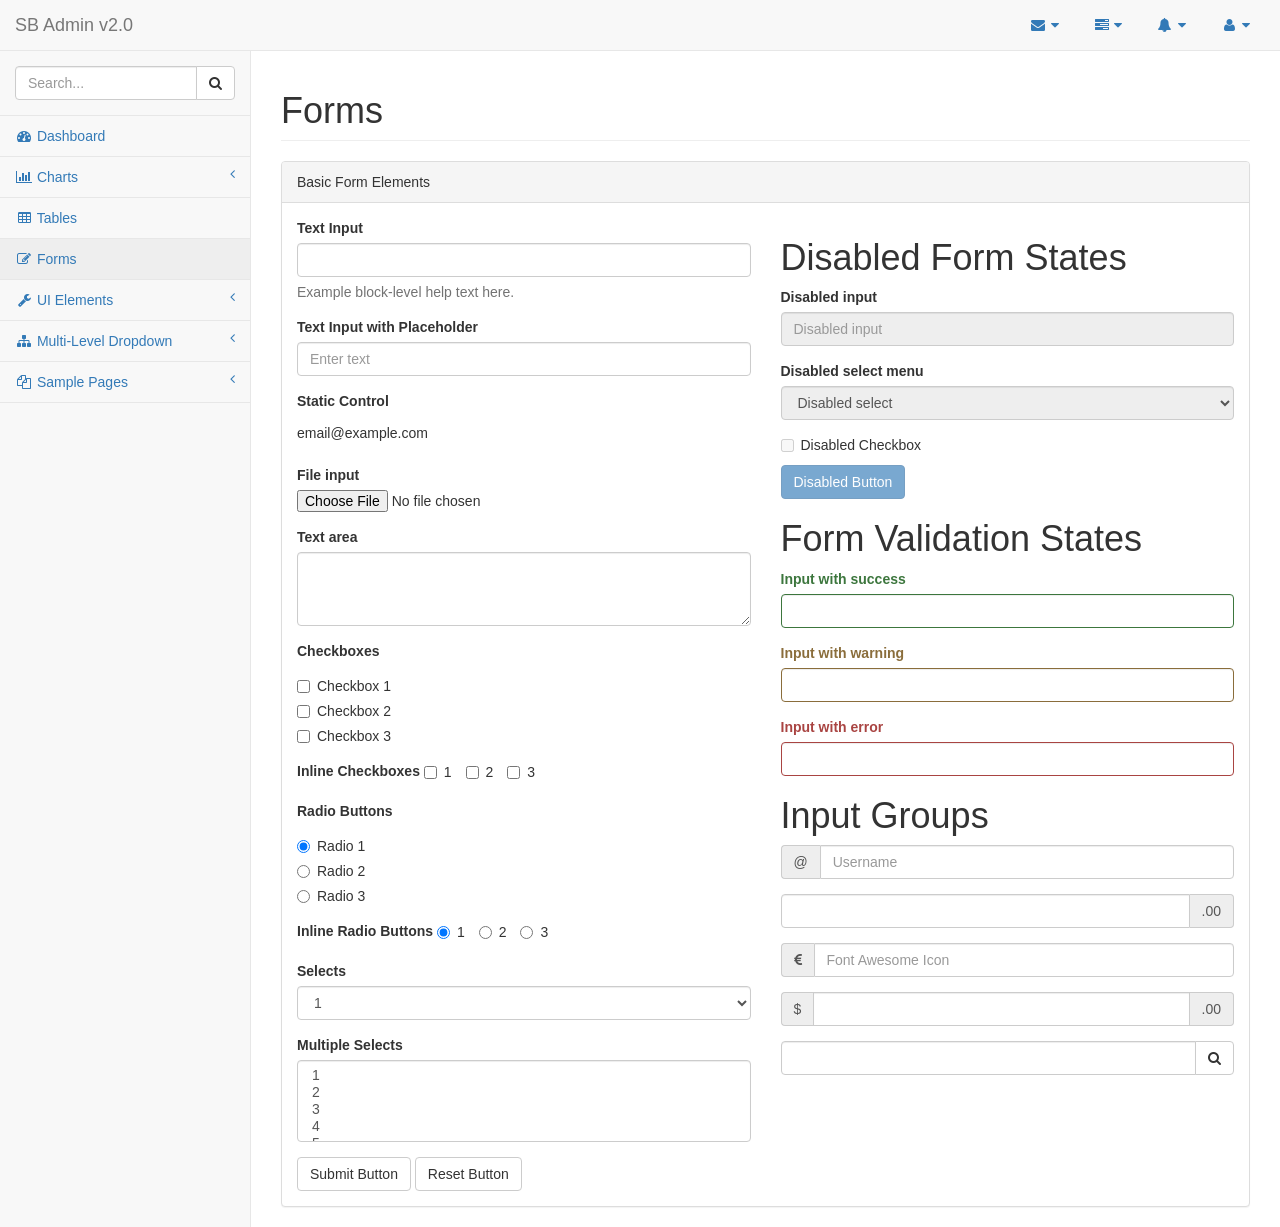
<file: Ecommerce-Springboot/Admin/src/main/resources/static/pages/forms.html>
<!DOCTYPE html>
<html lang="en">

<head>

    <meta charset="utf-8">
    <meta http-equiv="X-UA-Compatible" content="IE=edge">
    <meta name="viewport" content="width=device-width, initial-scale=1">
    <meta name="description" content="">
    <meta name="author" content="">

    <title>SB Admin 2 - Bootstrap Admin Theme</title>

    <!-- Bootstrap Core CSS -->
    <link href="../vendor/bootstrap/css/bootstrap.min.css" rel="stylesheet">

    <!-- MetisMenu CSS -->
    <link href="../vendor/metisMenu/metisMenu.min.css" rel="stylesheet">

    <!-- Custom CSS -->
    <link href="../dist/css/sb-admin-2.css" rel="stylesheet">

    <!-- Custom Fonts -->
    <link href="../vendor/font-awesome/css/font-awesome.min.css" rel="stylesheet" type="text/css">

    <!-- HTML5 Shim and Respond.js IE8 support of HTML5 elements and media queries -->
    <!-- WARNING: Respond.js doesn't work if you view the page via file:// -->
    <!--[if lt IE 9]>
        <script src="https://oss.maxcdn.com/libs/html5shiv/3.7.0/html5shiv.js"></script>
        <script src="https://oss.maxcdn.com/libs/respond.js/1.4.2/respond.min.js"></script>
    <![endif]-->

</head>

<body>

    <div id="wrapper">

        <!-- Navigation -->
        <nav class="navbar navbar-default navbar-static-top" role="navigation" style="margin-bottom: 0">
            <div class="navbar-header">
                <button type="button" class="navbar-toggle" data-toggle="collapse" data-target=".navbar-collapse">
                    <span class="sr-only">Toggle navigation</span>
                    <span class="icon-bar"></span>
                    <span class="icon-bar"></span>
                    <span class="icon-bar"></span>
                </button>
                <a class="navbar-brand" href="index.html">SB Admin v2.0</a>
            </div>
            <!-- /.navbar-header -->

            <ul class="nav navbar-top-links navbar-right">
                <li class="dropdown">
                    <a class="dropdown-toggle" data-toggle="dropdown" href="#">
                        <i class="fa fa-envelope fa-fw"></i> <i class="fa fa-caret-down"></i>
                    </a>
                    <ul class="dropdown-menu dropdown-messages">
                        <li>
                            <a href="#">
                                <div>
                                    <strong>John Smith</strong>
                                    <span class="pull-right text-muted">
                                        <em>Yesterday</em>
                                    </span>
                                </div>
                                <div>Lorem ipsum dolor sit amet, consectetur adipiscing elit. Pellentesque eleifend...</div>
                            </a>
                        </li>
                        <li class="divider"></li>
                        <li>
                            <a href="#">
                                <div>
                                    <strong>John Smith</strong>
                                    <span class="pull-right text-muted">
                                        <em>Yesterday</em>
                                    </span>
                                </div>
                                <div>Lorem ipsum dolor sit amet, consectetur adipiscing elit. Pellentesque eleifend...</div>
                            </a>
                        </li>
                        <li class="divider"></li>
                        <li>
                            <a href="#">
                                <div>
                                    <strong>John Smith</strong>
                                    <span class="pull-right text-muted">
                                        <em>Yesterday</em>
                                    </span>
                                </div>
                                <div>Lorem ipsum dolor sit amet, consectetur adipiscing elit. Pellentesque eleifend...</div>
                            </a>
                        </li>
                        <li class="divider"></li>
                        <li>
                            <a class="text-center" href="#">
                                <strong>Read All Messages</strong>
                                <i class="fa fa-angle-right"></i>
                            </a>
                        </li>
                    </ul>
                    <!-- /.dropdown-messages -->
                </li>
                <!-- /.dropdown -->
                <li class="dropdown">
                    <a class="dropdown-toggle" data-toggle="dropdown" href="#">
                        <i class="fa fa-tasks fa-fw"></i> <i class="fa fa-caret-down"></i>
                    </a>
                    <ul class="dropdown-menu dropdown-tasks">
                        <li>
                            <a href="#">
                                <div>
                                    <p>
                                        <strong>Task 1</strong>
                                        <span class="pull-right text-muted">40% Complete</span>
                                    </p>
                                    <div class="progress progress-striped active">
                                        <div class="progress-bar progress-bar-success" role="progressbar" aria-valuenow="40" aria-valuemin="0" aria-valuemax="100" style="width: 40%">
                                            <span class="sr-only">40% Complete (success)</span>
                                        </div>
                                    </div>
                                </div>
                            </a>
                        </li>
                        <li class="divider"></li>
                        <li>
                            <a href="#">
                                <div>
                                    <p>
                                        <strong>Task 2</strong>
                                        <span class="pull-right text-muted">20% Complete</span>
                                    </p>
                                    <div class="progress progress-striped active">
                                        <div class="progress-bar progress-bar-info" role="progressbar" aria-valuenow="20" aria-valuemin="0" aria-valuemax="100" style="width: 20%">
                                            <span class="sr-only">20% Complete</span>
                                        </div>
                                    </div>
                                </div>
                            </a>
                        </li>
                        <li class="divider"></li>
                        <li>
                            <a href="#">
                                <div>
                                    <p>
                                        <strong>Task 3</strong>
                                        <span class="pull-right text-muted">60% Complete</span>
                                    </p>
                                    <div class="progress progress-striped active">
                                        <div class="progress-bar progress-bar-warning" role="progressbar" aria-valuenow="60" aria-valuemin="0" aria-valuemax="100" style="width: 60%">
                                            <span class="sr-only">60% Complete (warning)</span>
                                        </div>
                                    </div>
                                </div>
                            </a>
                        </li>
                        <li class="divider"></li>
                        <li>
                            <a href="#">
                                <div>
                                    <p>
                                        <strong>Task 4</strong>
                                        <span class="pull-right text-muted">80% Complete</span>
                                    </p>
                                    <div class="progress progress-striped active">
                                        <div class="progress-bar progress-bar-danger" role="progressbar" aria-valuenow="80" aria-valuemin="0" aria-valuemax="100" style="width: 80%">
                                            <span class="sr-only">80% Complete (danger)</span>
                                        </div>
                                    </div>
                                </div>
                            </a>
                        </li>
                        <li class="divider"></li>
                        <li>
                            <a class="text-center" href="#">
                                <strong>See All Tasks</strong>
                                <i class="fa fa-angle-right"></i>
                            </a>
                        </li>
                    </ul>
                    <!-- /.dropdown-tasks -->
                </li>
                <!-- /.dropdown -->
                <li class="dropdown">
                    <a class="dropdown-toggle" data-toggle="dropdown" href="#">
                        <i class="fa fa-bell fa-fw"></i> <i class="fa fa-caret-down"></i>
                    </a>
                    <ul class="dropdown-menu dropdown-alerts">
                        <li>
                            <a href="#">
                                <div>
                                    <i class="fa fa-comment fa-fw"></i> New Comment
                                    <span class="pull-right text-muted small">4 minutes ago</span>
                                </div>
                            </a>
                        </li>
                        <li class="divider"></li>
                        <li>
                            <a href="#">
                                <div>
                                    <i class="fa fa-twitter fa-fw"></i> 3 New Followers
                                    <span class="pull-right text-muted small">12 minutes ago</span>
                                </div>
                            </a>
                        </li>
                        <li class="divider"></li>
                        <li>
                            <a href="#">
                                <div>
                                    <i class="fa fa-envelope fa-fw"></i> Message Sent
                                    <span class="pull-right text-muted small">4 minutes ago</span>
                                </div>
                            </a>
                        </li>
                        <li class="divider"></li>
                        <li>
                            <a href="#">
                                <div>
                                    <i class="fa fa-tasks fa-fw"></i> New Task
                                    <span class="pull-right text-muted small">4 minutes ago</span>
                                </div>
                            </a>
                        </li>
                        <li class="divider"></li>
                        <li>
                            <a href="#">
                                <div>
                                    <i class="fa fa-upload fa-fw"></i> Server Rebooted
                                    <span class="pull-right text-muted small">4 minutes ago</span>
                                </div>
                            </a>
                        </li>
                        <li class="divider"></li>
                        <li>
                            <a class="text-center" href="#">
                                <strong>See All Alerts</strong>
                                <i class="fa fa-angle-right"></i>
                            </a>
                        </li>
                    </ul>
                    <!-- /.dropdown-alerts -->
                </li>
                <!-- /.dropdown -->
                <li class="dropdown">
                    <a class="dropdown-toggle" data-toggle="dropdown" href="#">
                        <i class="fa fa-user fa-fw"></i> <i class="fa fa-caret-down"></i>
                    </a>
                    <ul class="dropdown-menu dropdown-user">
                        <li><a href="#"><i class="fa fa-user fa-fw"></i> User Profile</a>
                        </li>
                        <li><a href="#"><i class="fa fa-gear fa-fw"></i> Settings</a>
                        </li>
                        <li class="divider"></li>
                        <li><a href="login.html"><i class="fa fa-sign-out fa-fw"></i> Logout</a>
                        </li>
                    </ul>
                    <!-- /.dropdown-user -->
                </li>
                <!-- /.dropdown -->
            </ul>
            <!-- /.navbar-top-links -->

            <div class="navbar-default sidebar" role="navigation">
                <div class="sidebar-nav navbar-collapse">
                    <ul class="nav" id="side-menu">
                        <li class="sidebar-search">
                            <div class="input-group custom-search-form">
                                <input type="text" class="form-control" placeholder="Search...">
                                <span class="input-group-btn">
                                <button class="btn btn-default" type="button">
                                    <i class="fa fa-search"></i>
                                </button>
                            </span>
                            </div>
                            <!-- /input-group -->
                        </li>
                        <li>
                            <a href="index.html"><i class="fa fa-dashboard fa-fw"></i> Dashboard</a>
                        </li>
                        <li>
                            <a href="#"><i class="fa fa-bar-chart-o fa-fw"></i> Charts<span class="fa arrow"></span></a>
                            <ul class="nav nav-second-level">
                                <li>
                                    <a href="flot.html">Flot Charts</a>
                                </li>
                                <li>
                                    <a href="morris.html">Morris.js Charts</a>
                                </li>
                            </ul>
                            <!-- /.nav-second-level -->
                        </li>
                        <li>
                            <a href="tables.html"><i class="fa fa-table fa-fw"></i> Tables</a>
                        </li>
                        <li>
                            <a href="forms.html"><i class="fa fa-edit fa-fw"></i> Forms</a>
                        </li>
                        <li>
                            <a href="#"><i class="fa fa-wrench fa-fw"></i> UI Elements<span class="fa arrow"></span></a>
                            <ul class="nav nav-second-level">
                                <li>
                                    <a href="panels-wells.html">Panels and Wells</a>
                                </li>
                                <li>
                                    <a href="buttons.html">Buttons</a>
                                </li>
                                <li>
                                    <a href="notifications.html">Notifications</a>
                                </li>
                                <li>
                                    <a href="typography.html">Typography</a>
                                </li>
                                <li>
                                    <a href="icons.html"> Icons</a>
                                </li>
                                <li>
                                    <a href="grid.html">Grid</a>
                                </li>
                            </ul>
                            <!-- /.nav-second-level -->
                        </li>
                        <li>
                            <a href="#"><i class="fa fa-sitemap fa-fw"></i> Multi-Level Dropdown<span class="fa arrow"></span></a>
                            <ul class="nav nav-second-level">
                                <li>
                                    <a href="#">Second Level Item</a>
                                </li>
                                <li>
                                    <a href="#">Second Level Item</a>
                                </li>
                                <li>
                                    <a href="#">Third Level <span class="fa arrow"></span></a>
                                    <ul class="nav nav-third-level">
                                        <li>
                                            <a href="#">Third Level Item</a>
                                        </li>
                                        <li>
                                            <a href="#">Third Level Item</a>
                                        </li>
                                        <li>
                                            <a href="#">Third Level Item</a>
                                        </li>
                                        <li>
                                            <a href="#">Third Level Item</a>
                                        </li>
                                    </ul>
                                    <!-- /.nav-third-level -->
                                </li>
                            </ul>
                            <!-- /.nav-second-level -->
                        </li>
                        <li>
                            <a href="#"><i class="fa fa-files-o fa-fw"></i> Sample Pages<span class="fa arrow"></span></a>
                            <ul class="nav nav-second-level">
                                <li>
                                    <a href="blank.html">Blank Page</a>
                                </li>
                                <li>
                                    <a href="login.html">Login Page</a>
                                </li>
                            </ul>
                            <!-- /.nav-second-level -->
                        </li>
                    </ul>
                </div>
                <!-- /.sidebar-collapse -->
            </div>
            <!-- /.navbar-static-side -->
        </nav>

        <div id="page-wrapper">
            <div class="row">
                <div class="col-lg-12">
                    <h1 class="page-header">Forms</h1>
                </div>
                <!-- /.col-lg-12 -->
            </div>
            <!-- /.row -->
            <div class="row">
                <div class="col-lg-12">
                    <div class="panel panel-default">
                        <div class="panel-heading">
                            Basic Form Elements
                        </div>
                        <div class="panel-body">
                            <div class="row">
                                <div class="col-lg-6">
                                    <form role="form">
                                        <div class="form-group">
                                            <label>Text Input</label>
                                            <input class="form-control">
                                            <p class="help-block">Example block-level help text here.</p>
                                        </div>
                                        <div class="form-group">
                                            <label>Text Input with Placeholder</label>
                                            <input class="form-control" placeholder="Enter text">
                                        </div>
                                        <div class="form-group">
                                            <label>Static Control</label>
                                            <p class="form-control-static">email@example.com</p>
                                        </div>
                                        <div class="form-group">
                                            <label>File input</label>
                                            <input type="file">
                                        </div>
                                        <div class="form-group">
                                            <label>Text area</label>
                                            <textarea class="form-control" rows="3"></textarea>
                                        </div>
                                        <div class="form-group">
                                            <label>Checkboxes</label>
                                            <div class="checkbox">
                                                <label>
                                                    <input type="checkbox" value="">Checkbox 1
                                                </label>
                                            </div>
                                            <div class="checkbox">
                                                <label>
                                                    <input type="checkbox" value="">Checkbox 2
                                                </label>
                                            </div>
                                            <div class="checkbox">
                                                <label>
                                                    <input type="checkbox" value="">Checkbox 3
                                                </label>
                                            </div>
                                        </div>
                                        <div class="form-group">
                                            <label>Inline Checkboxes</label>
                                            <label class="checkbox-inline">
                                                <input type="checkbox">1
                                            </label>
                                            <label class="checkbox-inline">
                                                <input type="checkbox">2
                                            </label>
                                            <label class="checkbox-inline">
                                                <input type="checkbox">3
                                            </label>
                                        </div>
                                        <div class="form-group">
                                            <label>Radio Buttons</label>
                                            <div class="radio">
                                                <label>
                                                    <input type="radio" name="optionsRadios" id="optionsRadios1" value="option1" checked>Radio 1
                                                </label>
                                            </div>
                                            <div class="radio">
                                                <label>
                                                    <input type="radio" name="optionsRadios" id="optionsRadios2" value="option2">Radio 2
                                                </label>
                                            </div>
                                            <div class="radio">
                                                <label>
                                                    <input type="radio" name="optionsRadios" id="optionsRadios3" value="option3">Radio 3
                                                </label>
                                            </div>
                                        </div>
                                        <div class="form-group">
                                            <label>Inline Radio Buttons</label>
                                            <label class="radio-inline">
                                                <input type="radio" name="optionsRadiosInline" id="optionsRadiosInline1" value="option1" checked>1
                                            </label>
                                            <label class="radio-inline">
                                                <input type="radio" name="optionsRadiosInline" id="optionsRadiosInline2" value="option2">2
                                            </label>
                                            <label class="radio-inline">
                                                <input type="radio" name="optionsRadiosInline" id="optionsRadiosInline3" value="option3">3
                                            </label>
                                        </div>
                                        <div class="form-group">
                                            <label>Selects</label>
                                            <select class="form-control">
                                                <option>1</option>
                                                <option>2</option>
                                                <option>3</option>
                                                <option>4</option>
                                                <option>5</option>
                                            </select>
                                        </div>
                                        <div class="form-group">
                                            <label>Multiple Selects</label>
                                            <select multiple class="form-control">
                                                <option>1</option>
                                                <option>2</option>
                                                <option>3</option>
                                                <option>4</option>
                                                <option>5</option>
                                            </select>
                                        </div>
                                        <button type="submit" class="btn btn-default">Submit Button</button>
                                        <button type="reset" class="btn btn-default">Reset Button</button>
                                    </form>
                                </div>
                                <!-- /.col-lg-6 (nested) -->
                                <div class="col-lg-6">
                                    <h1>Disabled Form States</h1>
                                    <form role="form">
                                        <fieldset disabled>
                                            <div class="form-group">
                                                <label for="disabledSelect">Disabled input</label>
                                                <input class="form-control" id="disabledInput" type="text" placeholder="Disabled input" disabled>
                                            </div>
                                            <div class="form-group">
                                                <label for="disabledSelect">Disabled select menu</label>
                                                <select id="disabledSelect" class="form-control">
                                                    <option>Disabled select</option>
                                                </select>
                                            </div>
                                            <div class="checkbox">
                                                <label>
                                                    <input type="checkbox">Disabled Checkbox
                                                </label>
                                            </div>
                                            <button type="submit" class="btn btn-primary">Disabled Button</button>
                                        </fieldset>
                                    </form>
                                    <h1>Form Validation States</h1>
                                    <form role="form">
                                        <div class="form-group has-success">
                                            <label class="control-label" for="inputSuccess">Input with success</label>
                                            <input type="text" class="form-control" id="inputSuccess">
                                        </div>
                                        <div class="form-group has-warning">
                                            <label class="control-label" for="inputWarning">Input with warning</label>
                                            <input type="text" class="form-control" id="inputWarning">
                                        </div>
                                        <div class="form-group has-error">
                                            <label class="control-label" for="inputError">Input with error</label>
                                            <input type="text" class="form-control" id="inputError">
                                        </div>
                                    </form>
                                    <h1>Input Groups</h1>
                                    <form role="form">
                                        <div class="form-group input-group">
                                            <span class="input-group-addon">@</span>
                                            <input type="text" class="form-control" placeholder="Username">
                                        </div>
                                        <div class="form-group input-group">
                                            <input type="text" class="form-control">
                                            <span class="input-group-addon">.00</span>
                                        </div>
                                        <div class="form-group input-group">
                                            <span class="input-group-addon"><i class="fa fa-eur"></i>
                                            </span>
                                            <input type="text" class="form-control" placeholder="Font Awesome Icon">
                                        </div>
                                        <div class="form-group input-group">
                                            <span class="input-group-addon">$</span>
                                            <input type="text" class="form-control">
                                            <span class="input-group-addon">.00</span>
                                        </div>
                                        <div class="form-group input-group">
                                            <input type="text" class="form-control">
                                            <span class="input-group-btn">
                                                <button class="btn btn-default" type="button"><i class="fa fa-search"></i>
                                                </button>
                                            </span>
                                        </div>
                                    </form>
                                </div>
                                <!-- /.col-lg-6 (nested) -->
                            </div>
                            <!-- /.row (nested) -->
                        </div>
                        <!-- /.panel-body -->
                    </div>
                    <!-- /.panel -->
                </div>
                <!-- /.col-lg-12 -->
            </div>
            <!-- /.row -->
        </div>
        <!-- /#page-wrapper -->

    </div>
    <!-- /#wrapper -->

    <!-- jQuery -->
    <script src="../vendor/jquery/jquery.min.js"></script>

    <!-- Bootstrap Core JavaScript -->
    <script src="../vendor/bootstrap/js/bootstrap.min.js"></script>

    <!-- Metis Menu Plugin JavaScript -->
    <script src="../vendor/metisMenu/metisMenu.min.js"></script>

    <!-- Custom Theme JavaScript -->
    <script src="../dist/js/sb-admin-2.js"></script>

</body>

</html>
</file>
<file: Ecommerce-Springboot/Admin/src/main/resources/static/vendor/metisMenu/metisMenu.min.css>
/*
 * metismenu - v1.1.3
 * Easy menu jQuery plugin for Twitter Bootstrap 3
 * https://github.com/onokumus/metisMenu
 *
 * Made by Osman Nuri Okumus
 * Under MIT License
 */

.arrow{float:right;line-height:1.42857}.glyphicon.arrow:before{content:"\e079"}.active>a>.glyphicon.arrow:before{content:"\e114"}.fa.arrow:before{content:"\f104"}.active>a>.fa.arrow:before{content:"\f107"}.plus-times{float:right}.fa.plus-times:before{content:"\f067"}.active>a>.fa.plus-times{filter:progid:DXImageTransform.Microsoft.BasicImage(rotation=1);-webkit-transform:rotate(45deg);-moz-transform:rotate(45deg);-ms-transform:rotate(45deg);-o-transform:rotate(45deg);transform:rotate(45deg)}.plus-minus{float:right}.fa.plus-minus:before{content:"\f067"}.active>a>.fa.plus-minus:before{content:"\f068"}
</file>
<file: Ecommerce-Springboot/Admin/src/main/resources/static/dist/css/sb-admin-2.css>
/*!
 * Start Bootstrap - SB Admin 2 v3.3.7+1 (http://startbootstrap.com/template-overviews/sb-admin-2)
 * Copyright 2013-2016 Start Bootstrap
 * Licensed under MIT (https://github.com/BlackrockDigital/startbootstrap/blob/gh-pages/LICENSE)
 */
body {
  background-color: #f8f8f8;
}
#wrapper {
  width: 100%;
}
#page-wrapper {
  padding: 0 15px;
  min-height: 568px;
  background-color: white;
}
@media (min-width: 768px) {
  #page-wrapper {
    position: inherit;
    margin: 0 0 0 250px;
    padding: 0 30px;
    border-left: 1px solid #e7e7e7;
  }
}
.navbar-top-links {
  margin-right: 0;
}
.navbar-top-links li {
  display: inline-block;
}
.navbar-top-links li:last-child {
  margin-right: 15px;
}
.navbar-top-links li a {
  padding: 15px;
  min-height: 50px;
}
.navbar-top-links .dropdown-menu li {
  display: block;
}
.navbar-top-links .dropdown-menu li:last-child {
  margin-right: 0;
}
.navbar-top-links .dropdown-menu li a {
  padding: 3px 20px;
  min-height: 0;
}
.navbar-top-links .dropdown-menu li a div {
  white-space: normal;
}
.navbar-top-links .dropdown-messages,
.navbar-top-links .dropdown-tasks,
.navbar-top-links .dropdown-alerts {
  width: 310px;
  min-width: 0;
}
.navbar-top-links .dropdown-messages {
  margin-left: 5px;
}
.navbar-top-links .dropdown-tasks {
  margin-left: -59px;
}
.navbar-top-links .dropdown-alerts {
  margin-left: -123px;
}
.navbar-top-links .dropdown-user {
  right: 0;
  left: auto;
}
.sidebar .sidebar-nav.navbar-collapse {
  padding-left: 0;
  padding-right: 0;
}
.sidebar .sidebar-search {
  padding: 15px;
}
.sidebar ul li {
  border-bottom: 1px solid #e7e7e7;
}
.sidebar ul li a.active {
  background-color: #eeeeee;
}
.sidebar .arrow {
  float: right;
}
.sidebar .fa.arrow:before {
  content: "\f104";
}
.sidebar .active > a > .fa.arrow:before {
  content: "\f107";
}
.sidebar .nav-second-level li,
.sidebar .nav-third-level li {
  border-bottom: none !important;
}
.sidebar .nav-second-level li a {
  padding-left: 37px;
}
.sidebar .nav-third-level li a {
  padding-left: 52px;
}
@media (min-width: 768px) {
  .sidebar {
    z-index: 1;
    position: absolute;
    width: 250px;
    margin-top: 51px;
  }
  .navbar-top-links .dropdown-messages,
  .navbar-top-links .dropdown-tasks,
  .navbar-top-links .dropdown-alerts {
    margin-left: auto;
  }
}
.btn-outline {
  color: inherit;
  background-color: transparent;
  transition: all .5s;
}
.btn-primary.btn-outline {
  color: #428bca;
}
.btn-success.btn-outline {
  color: #5cb85c;
}
.btn-info.btn-outline {
  color: #5bc0de;
}
.btn-warning.btn-outline {
  color: #f0ad4e;
}
.btn-danger.btn-outline {
  color: #d9534f;
}
.btn-primary.btn-outline:hover,
.btn-success.btn-outline:hover,
.btn-info.btn-outline:hover,
.btn-warning.btn-outline:hover,
.btn-danger.btn-outline:hover {
  color: white;
}
.chat {
  margin: 0;
  padding: 0;
  list-style: none;
}
.chat li {
  margin-bottom: 10px;
  padding-bottom: 5px;
  border-bottom: 1px dotted #999999;
}
.chat li.left .chat-body {
  margin-left: 60px;
}
.chat li.right .chat-body {
  margin-right: 60px;
}
.chat li .chat-body p {
  margin: 0;
}
.panel .slidedown .glyphicon,
.chat .glyphicon {
  margin-right: 5px;
}
.chat-panel .panel-body {
  height: 350px;
  overflow-y: scroll;
}
.login-panel {
  margin-top: 25%;
}
.flot-chart {
  display: block;
  height: 400px;
}
.flot-chart-content {
  width: 100%;
  height: 100%;
}
table.dataTable thead .sorting,
table.dataTable thead .sorting_asc,
table.dataTable thead .sorting_desc,
table.dataTable thead .sorting_asc_disabled,
table.dataTable thead .sorting_desc_disabled {
  background: transparent;
}
table.dataTable thead .sorting_asc:after {
  content: "\f0de";
  float: right;
  font-family: fontawesome;
}
table.dataTable thead .sorting_desc:after {
  content: "\f0dd";
  float: right;
  font-family: fontawesome;
}
table.dataTable thead .sorting:after {
  content: "\f0dc";
  float: right;
  font-family: fontawesome;
  color: rgba(50, 50, 50, 0.5);
}
.btn-circle {
  width: 30px;
  height: 30px;
  padding: 6px 0;
  border-radius: 15px;
  text-align: center;
  font-size: 12px;
  line-height: 1.428571429;
}
.btn-circle.btn-lg {
  width: 50px;
  height: 50px;
  padding: 10px 16px;
  border-radius: 25px;
  font-size: 18px;
  line-height: 1.33;
}
.btn-circle.btn-xl {
  width: 70px;
  height: 70px;
  padding: 10px 16px;
  border-radius: 35px;
  font-size: 24px;
  line-height: 1.33;
}
.show-grid [class^="col-"] {
  padding-top: 10px;
  padding-bottom: 10px;
  border: 1px solid #ddd;
  background-color: #eee !important;
}
.show-grid {
  margin: 15px 0;
}
.huge {
  font-size: 40px;
}
.panel-green {
  border-color: #5cb85c;
}
.panel-green > .panel-heading {
  border-color: #5cb85c;
  color: white;
  background-color: #5cb85c;
}
.panel-green > a {
  color: #5cb85c;
}
.panel-green > a:hover {
  color: #3d8b3d;
}
.panel-red {
  border-color: #d9534f;
}
.panel-red > .panel-heading {
  border-color: #d9534f;
  color: white;
  background-color: #d9534f;
}
.panel-red > a {
  color: #d9534f;
}
.panel-red > a:hover {
  color: #b52b27;
}
.panel-yellow {
  border-color: #f0ad4e;
}
.panel-yellow > .panel-heading {
  border-color: #f0ad4e;
  color: white;
  background-color: #f0ad4e;
}
.panel-yellow > a {
  color: #f0ad4e;
}
.panel-yellow > a:hover {
  color: #df8a13;
}
.timeline {
  position: relative;
  padding: 20px 0 20px;
  list-style: none;
}
.timeline:before {
  content: " ";
  position: absolute;
  top: 0;
  bottom: 0;
  left: 50%;
  width: 3px;
  margin-left: -1.5px;
  background-color: #eeeeee;
}
.timeline > li {
  position: relative;
  margin-bottom: 20px;
}
.timeline > li:before,
.timeline > li:after {
  content: " ";
  display: table;
}
.timeline > li:after {
  clear: both;
}
.timeline > li:before,
.timeline > li:after {
  content: " ";
  display: table;
}
.timeline > li:after {
  clear: both;
}
.timeline > li > .timeline-panel {
  float: left;
  position: relative;
  width: 46%;
  padding: 20px;
  border: 1px solid #d4d4d4;
  border-radius: 2px;
  -webkit-box-shadow: 0 1px 6px rgba(0, 0, 0, 0.175);
  box-shadow: 0 1px 6px rgba(0, 0, 0, 0.175);
}
.timeline > li > .timeline-panel:before {
  content: " ";
  display: inline-block;
  position: absolute;
  top: 26px;
  right: -15px;
  border-top: 15px solid transparent;
  border-right: 0 solid #ccc;
  border-bottom: 15px solid transparent;
  border-left: 15px solid #ccc;
}
.timeline > li > .timeline-panel:after {
  content: " ";
  display: inline-block;
  position: absolute;
  top: 27px;
  right: -14px;
  border-top: 14px solid transparent;
  border-right: 0 solid #fff;
  border-bottom: 14px solid transparent;
  border-left: 14px solid #fff;
}
.timeline > li > .timeline-badge {
  z-index: 100;
  position: absolute;
  top: 16px;
  left: 50%;
  width: 50px;
  height: 50px;
  margin-left: -25px;
  border-radius: 50% 50% 50% 50%;
  text-align: center;
  font-size: 1.4em;
  line-height: 50px;
  color: #fff;
  background-color: #999999;
}
.timeline > li.timeline-inverted > .timeline-panel {
  float: right;
}
.timeline > li.timeline-inverted > .timeline-panel:before {
  right: auto;
  left: -15px;
  border-right-width: 15px;
  border-left-width: 0;
}
.timeline > li.timeline-inverted > .timeline-panel:after {
  right: auto;
  left: -14px;
  border-right-width: 14px;
  border-left-width: 0;
}
.timeline-badge.primary {
  background-color: #2e6da4 !important;
}
.timeline-badge.success {
  background-color: #3f903f !important;
}
.timeline-badge.warning {
  background-color: #f0ad4e !important;
}
.timeline-badge.danger {
  background-color: #d9534f !important;
}
.timeline-badge.info {
  background-color: #5bc0de !important;
}
.timeline-title {
  margin-top: 0;
  color: inherit;
}
.timeline-body > p,
.timeline-body > ul {
  margin-bottom: 0;
}
.timeline-body > p + p {
  margin-top: 5px;
}
@media (max-width: 767px) {
  ul.timeline:before {
    left: 40px;
  }
  ul.timeline > li > .timeline-panel {
    width: calc(10%);
    width: -moz-calc(10%);
    width: -webkit-calc(10%);
  }
  ul.timeline > li > .timeline-badge {
    top: 16px;
    left: 15px;
    margin-left: 0;
  }
  ul.timeline > li > .timeline-panel {
    float: right;
  }
  ul.timeline > li > .timeline-panel:before {
    right: auto;
    left: -15px;
    border-right-width: 15px;
    border-left-width: 0;
  }
  ul.timeline > li > .timeline-panel:after {
    right: auto;
    left: -14px;
    border-right-width: 14px;
    border-left-width: 0;
  }
}
</file>
